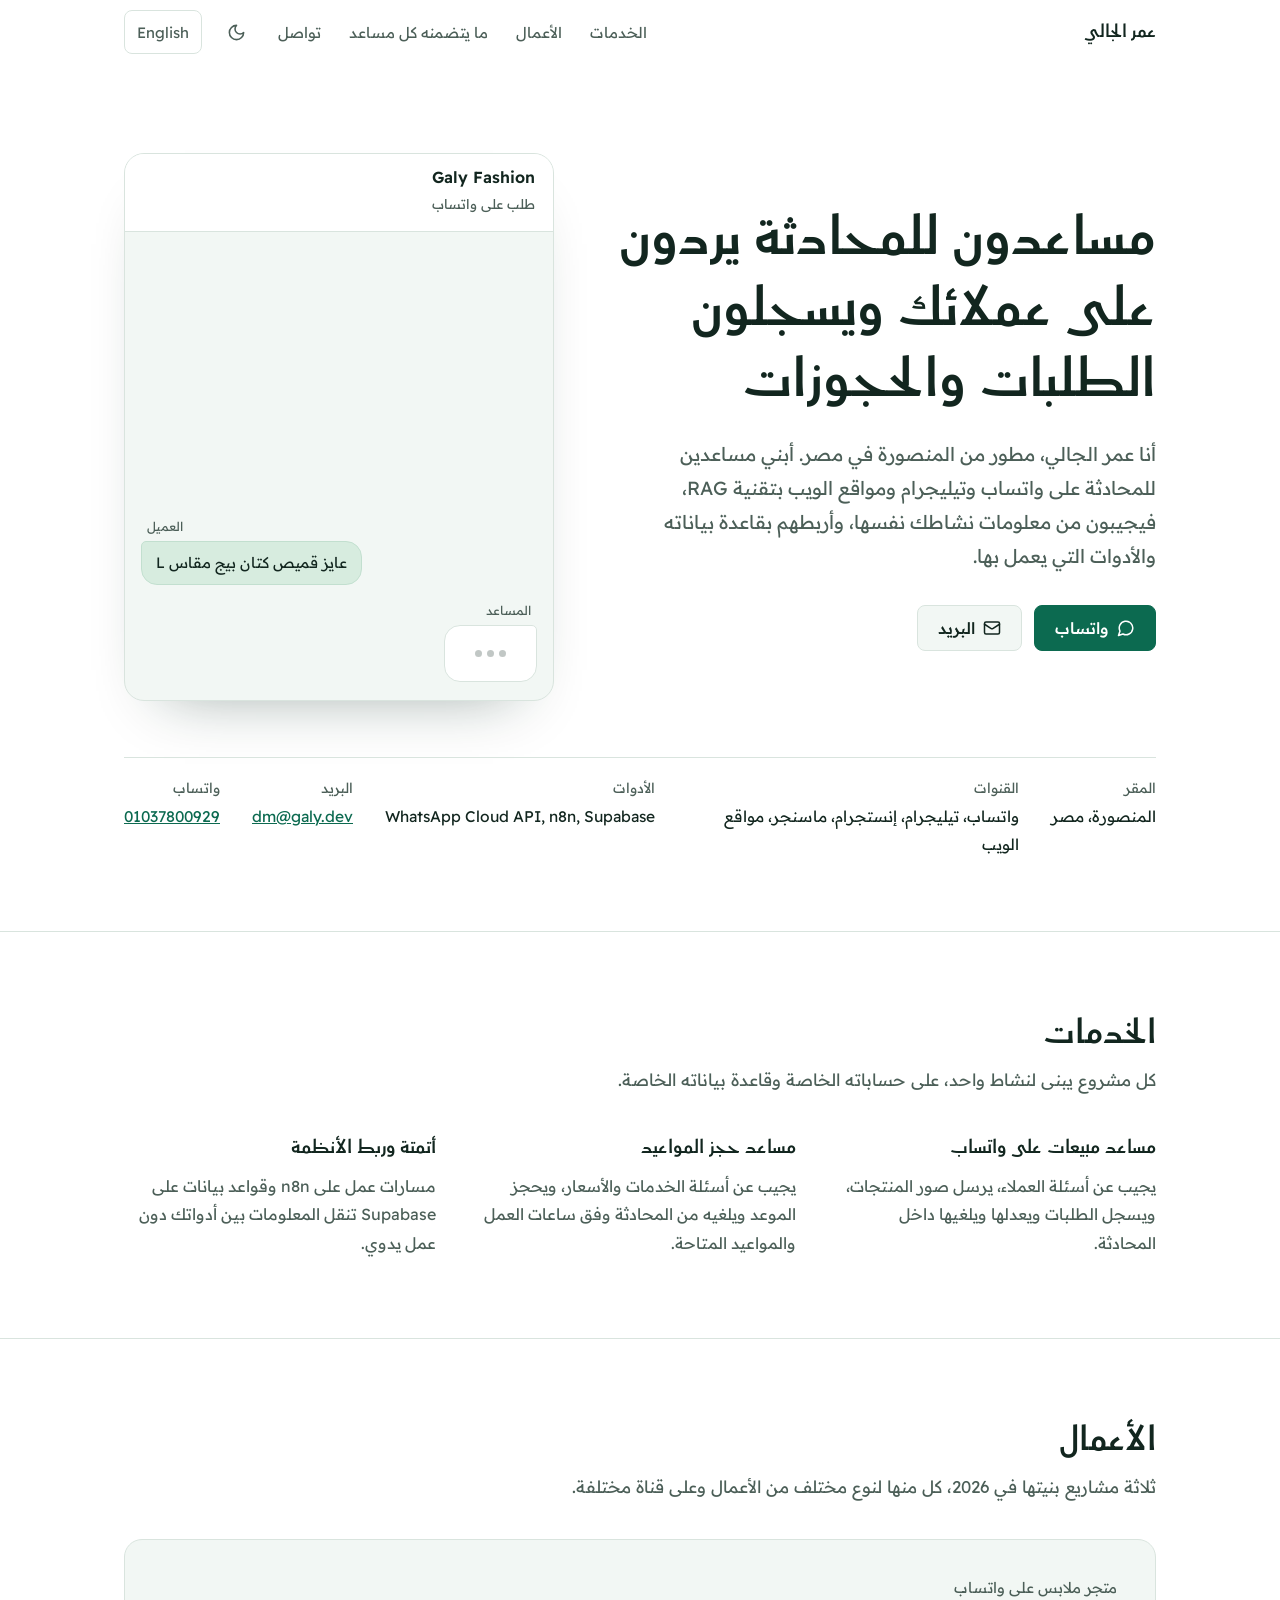
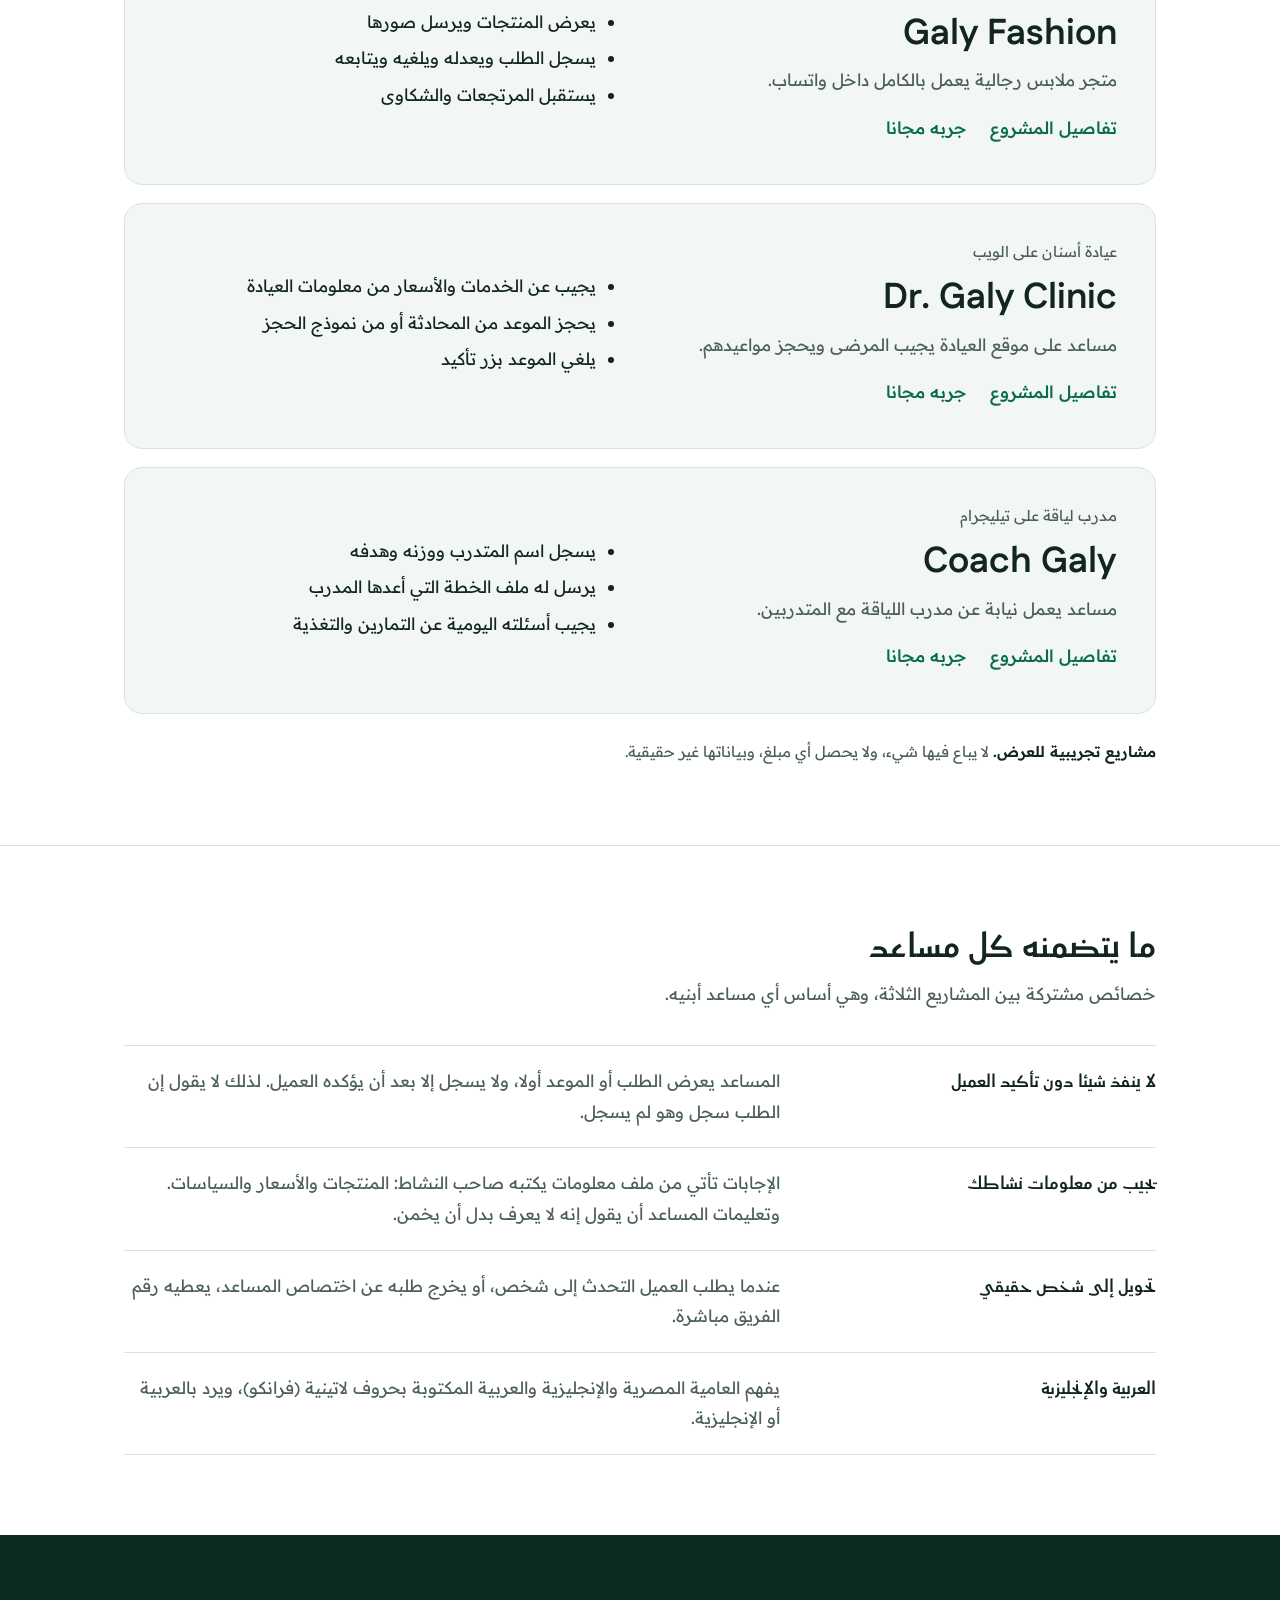
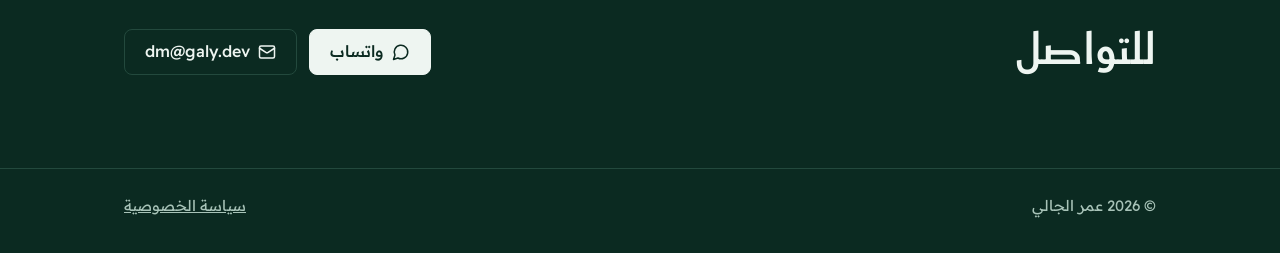
<file: index.html>
<!doctype html>
<html lang="ar" dir="rtl">
<head>
<meta charset="utf-8">
<meta name="viewport" content="width=device-width, initial-scale=1">
<meta name="color-scheme" content="light">
<title>عمر الجالي: مساعدون للمحادثة بتقنية RAG وأتمتة للشركات الصغيرة</title>
<meta name="title-ar" content="عمر الجالي: مساعدون للمحادثة بتقنية RAG وأتمتة للشركات الصغيرة">
<meta name="title-en" content="Omar Galy: RAG chat assistants and automation for small businesses">
<meta name="description" content="عمر الجالي، مطور يبني مساعدين للمحادثة بتقنية RAG على واتساب وتيليجرام ومواقع الويب، يردون على العملاء ويسجلون الطلبات والحجوزات. المنصورة، مصر.">
<meta property="og:type" content="website">
<meta property="og:url" content="https://galy.dev/">
<meta property="og:title" content="عمر الجالي: مساعدون للمحادثة بتقنية RAG وأتمتة للشركات الصغيرة">
<meta property="og:description" content="مساعدون على واتساب وتيليجرام ومواقع الويب يردون على العملاء ويسجلون الطلبات والحجوزات.">
<meta property="og:site_name" content="عمر الجالي">
<meta property="og:locale" content="ar_EG">
<meta property="og:image" content="https://galy.dev/img/og-card.png">
<meta property="og:image:type" content="image/png">
<meta property="og:image:width" content="1200">
<meta property="og:image:height" content="630">
<meta property="og:image:alt" content="عمر الجالي: مساعدون للمحادثة يردون على عملائك ويسجلون الطلبات والحجوزات">
<meta name="twitter:card" content="summary_large_image">
<link rel="canonical" href="https://galy.dev/">
<link rel="icon" href="favicon.ico" sizes="32x32">
<link rel="icon" href="favicon.svg" type="image/svg+xml">
<link rel="apple-touch-icon" href="apple-touch-icon.png">
<link rel="preconnect" href="https://fonts.googleapis.com">
<link rel="preconnect" href="https://fonts.gstatic.com" crossorigin>
<link href="https://fonts.googleapis.com/css2?family=Fustat:wght@600;700&family=Readex+Pro:wght@400;500;600&display=swap" rel="stylesheet">
<script src="boot.js"></script>
<link rel="stylesheet" href="style.css">
</head>
<body>
<a class="skip" href="#main"><span data-lang="ar">انتقل إلى المحتوى</span><span data-lang="en">Skip to content</span></a>

<header>
  <div class="container nav">
    <a class="brand" href="#main"><span data-lang="ar">عمر الجالي</span><span data-lang="en">Omar Galy</span></a>
    <nav class="nav-links" aria-label="Main">
      <a href="#services"><span data-lang="ar">الخدمات</span><span data-lang="en">Services</span></a>
      <a href="#work"><span data-lang="ar">الأعمال</span><span data-lang="en">Work</span></a>
      <a href="#included"><span data-lang="ar">ما يتضمنه كل مساعد</span><span data-lang="en">What's included</span></a>
      <a href="#contact"><span data-lang="ar">تواصل</span><span data-lang="en">Contact</span></a>
      <button class="theme-btn" type="button" id="theme" aria-label="Night mode"><svg class="moon" viewBox="0 0 24 24" fill="none" stroke="currentColor" stroke-width="2" stroke-linecap="round" stroke-linejoin="round" aria-hidden="true"><path d="M12 3a6 6 0 0 0 9 9 9 9 0 1 1-9-9Z"/></svg><svg class="sun" viewBox="0 0 24 24" fill="none" stroke="currentColor" stroke-width="2" stroke-linecap="round" stroke-linejoin="round" aria-hidden="true"><circle cx="12" cy="12" r="4"/><path d="M12 2v2M12 20v2M4.93 4.93l1.41 1.41M17.66 17.66l1.41 1.41M2 12h2M20 12h2M6.34 17.66l-1.41 1.41M19.07 4.93l-1.41 1.41"/></svg></button>
      <button class="lang-btn" type="button" id="lang"><span data-lang="ar" lang="en">English</span><span data-lang="en" lang="ar">العربية</span></button>
    </nav>
  </div>
</header>

<main id="main">
  <div class="container hero">
    <div class="hero-copy">
      <h1>
        <span data-lang="ar">مساعدون للمحادثة يردون على عملائك ويسجلون الطلبات والحجوزات</span>
        <span data-lang="en">Chat assistants that answer your customers and take their orders and bookings</span>
      </h1>
      <p class="intro">
        <span data-lang="ar">أنا عمر الجالي، مطور من المنصورة في مصر. أبني مساعدين للمحادثة على واتساب وتيليجرام ومواقع الويب بتقنية RAG، فيجيبون من معلومات نشاطك نفسها، وأربطهم بقاعدة بياناته والأدوات التي يعمل بها.</span>
        <span data-lang="en">I'm Omar Galy, a developer in Mansoura, Egypt. I build RAG chat assistants for WhatsApp, Telegram and websites: they answer from your business's own information, and I connect them to its database and the tools it already uses.</span>
      </p>
      <div class="actions">
        <a class="btn btn-primary" href="https://wa.me/201037800929">
          <svg viewBox="0 0 24 24" fill="none" stroke="currentColor" stroke-width="2" stroke-linecap="round" stroke-linejoin="round" aria-hidden="true"><path d="M7.9 20A9 9 0 1 0 4 16.1L2 22Z"/></svg>
          <span data-lang="ar">واتساب</span><span data-lang="en">WhatsApp</span>
        </a>
        <a class="btn btn-secondary" href="mailto:dm@galy.dev">
          <svg viewBox="0 0 24 24" fill="none" stroke="currentColor" stroke-width="2" stroke-linecap="round" stroke-linejoin="round" aria-hidden="true"><rect x="2" y="4" width="20" height="16" rx="2"/><path d="m22 7-8.97 5.7a1.94 1.94 0 0 1-2.06 0L2 7"/></svg>
          <span data-lang="ar">البريد</span><span data-lang="en">Email</span>
        </a>
        <a class="btn btn-secondary" data-mostaql hidden href="#" rel="noopener">
          <span data-lang="ar">حسابي على مستقل</span><span data-lang="en">My Mostaql profile</span>
        </a>
      </div>
    </div>

    <div class="chat-wrap">
      <div class="chat" data-chat="order">
        <div class="chat-head">
          <div><b>Galy Fashion</b><span><span data-lang="ar">طلب على واتساب</span><span data-lang="en">An order on WhatsApp</span></span></div>
          <button class="chat-replay" type="button" aria-label="Replay the chat"><svg viewBox="0 0 24 24" fill="none" stroke="currentColor" stroke-width="2" stroke-linecap="round" stroke-linejoin="round" aria-hidden="true"><path d="M3 12a9 9 0 1 0 3-6.7L3 8"/><path d="M3 3v5h5"/></svg></button>
        </div>
        <div class="chat-body" aria-live="off"></div>
      </div>
    </div>
  </div>

  <div class="container hero-facts">
    <dl class="facts">
      <div><dt><span data-lang="ar">المقر</span><span data-lang="en">Based in</span></dt><dd><span data-lang="ar">المنصورة، مصر</span><span data-lang="en">Mansoura, Egypt</span></dd></div>
      <div><dt><span data-lang="ar">القنوات</span><span data-lang="en">Channels</span></dt><dd><span data-lang="ar">واتساب، تيليجرام، إنستجرام، ماسنجر، مواقع الويب</span><span data-lang="en">WhatsApp, Telegram, Instagram, Messenger, websites</span></dd></div>
      <div><dt><span data-lang="ar">الأدوات</span><span data-lang="en">Works with</span></dt><dd><bdi dir="ltr">WhatsApp Cloud API, n8n, Supabase</bdi></dd></div>
      <div><dt><span data-lang="ar">البريد</span><span data-lang="en">Email</span></dt><dd><a href="mailto:dm@galy.dev">dm@galy.dev</a></dd></div>
      <div><dt><span data-lang="ar">واتساب</span><span data-lang="en">WhatsApp</span></dt><dd><a href="https://wa.me/201037800929" dir="ltr">01037800929</a></dd></div>
    </dl>
  </div>

  <section id="services">
    <div class="container">
      <h2><span data-lang="ar">الخدمات</span><span data-lang="en">Services</span></h2>
      <p class="lead"><span data-lang="ar">كل مشروع يبنى لنشاط واحد، على حساباته الخاصة وقاعدة بياناته الخاصة.</span><span data-lang="en">Each project is built for one business, on its own accounts and its own database.</span></p>
      <div class="plain-3">
        <div class="item">
          <h3><span data-lang="ar">مساعد مبيعات على واتساب</span><span data-lang="en">WhatsApp sales assistant</span></h3>
          <p><span data-lang="ar">يجيب عن أسئلة العملاء، يرسل صور المنتجات، ويسجل الطلبات ويعدلها ويلغيها داخل المحادثة.</span><span data-lang="en">Answers customers' questions, sends product photos, and takes, changes or cancels orders inside the chat.</span></p>
        </div>
        <div class="item">
          <h3><span data-lang="ar">مساعد حجز المواعيد</span><span data-lang="en">Appointment booking assistant</span></h3>
          <p><span data-lang="ar">يجيب عن أسئلة الخدمات والأسعار، ويحجز الموعد ويلغيه من المحادثة وفق ساعات العمل والمواعيد المتاحة.</span><span data-lang="en">Answers questions about services and prices, and books or cancels an appointment in the chat, within working hours and the free slots.</span></p>
        </div>
        <div class="item">
          <h3><span data-lang="ar">أتمتة وربط الأنظمة</span><span data-lang="en">Automation</span></h3>
          <p><span data-lang="ar">مسارات عمل على n8n وقواعد بيانات على Supabase تنقل المعلومات بين أدواتك دون عمل يدوي.</span><span data-lang="en">n8n workflows and Supabase databases that move information between your tools without manual work.</span></p>
        </div>
      </div>
    </div>
  </section>

  <section id="work">
    <div class="container">
      <h2><span data-lang="ar">الأعمال</span><span data-lang="en">Work</span></h2>
      <p class="lead"><span data-lang="ar">ثلاثة مشاريع بنيتها في 2026، كل منها لنوع مختلف من الأعمال وعلى قناة مختلفة.</span><span data-lang="en">Three projects I built in 2026, each for a different kind of business and on a different channel.</span></p>
      <div class="work">
        <article class="work-card">
          <div class="work-body">
            <p class="work-kind"><span data-lang="ar">متجر ملابس على واتساب</span><span data-lang="en">Clothing shop on WhatsApp</span></p>
            <h3 class="vt-store"><a href="galy-fashion.html">Galy Fashion</a></h3>
            <p><span data-lang="ar">متجر ملابس رجالية يعمل بالكامل داخل واتساب.</span><span data-lang="en">A men's clothing shop that runs entirely inside WhatsApp.</span></p>
            <ul>
              <li><span data-lang="ar">يعرض المنتجات ويرسل صورها</span><span data-lang="en">Shows products and sends their photos</span></li>
              <li><span data-lang="ar">يسجل الطلب ويعدله ويلغيه ويتابعه</span><span data-lang="en">Takes, changes, cancels and tracks orders</span></li>
              <li><span data-lang="ar">يستقبل المرتجعات والشكاوى</span><span data-lang="en">Handles returns and complaints</span></li>
            </ul>
            <div class="work-links">
              <a href="galy-fashion.html"><span data-lang="ar">تفاصيل المشروع</span><span data-lang="en">Project details</span></a>
              <a href="https://wa.me/201037800921" rel="noopener"><span data-lang="ar">جربه مجانا</span><span data-lang="en">Try it for free</span></a>
            </div>
          </div>
        </article>

        <article class="work-card">
          <div class="work-body">
            <p class="work-kind"><span data-lang="ar">عيادة أسنان على الويب</span><span data-lang="en">Dental clinic on the web</span></p>
            <h3 class="vt-clinic"><a href="dr-galy-clinic.html">Dr. Galy Clinic</a></h3>
            <p><span data-lang="ar">مساعد على موقع العيادة يجيب المرضى ويحجز مواعيدهم.</span><span data-lang="en">An assistant on the clinic's website that answers patients and books their appointments.</span></p>
            <ul>
              <li><span data-lang="ar">يجيب عن الخدمات والأسعار من معلومات العيادة</span><span data-lang="en">Answers about services and prices from the clinic's own information</span></li>
              <li><span data-lang="ar">يحجز الموعد من المحادثة أو من نموذج الحجز</span><span data-lang="en">Books from the chat or from the booking form</span></li>
              <li><span data-lang="ar">يلغي الموعد بزر تأكيد</span><span data-lang="en">Cancels an appointment with a confirm button</span></li>
            </ul>
            <div class="work-links">
              <a href="dr-galy-clinic.html"><span data-lang="ar">تفاصيل المشروع</span><span data-lang="en">Project details</span></a>
              <a href="https://dr-galy-clinic.pages.dev" rel="noopener"><span data-lang="ar">جربه مجانا</span><span data-lang="en">Try it for free</span></a>
            </div>
          </div>
        </article>

        <article class="work-card">
          <div class="work-body">
            <p class="work-kind"><span data-lang="ar">مدرب لياقة على تيليجرام</span><span data-lang="en">Fitness coach on Telegram</span></p>
            <h3 class="vt-coach"><a href="coach-galy.html">Coach Galy</a></h3>
            <p><span data-lang="ar">مساعد يعمل نيابة عن مدرب اللياقة مع المتدربين.</span><span data-lang="en">An assistant that works with trainees on a fitness coach's behalf.</span></p>
            <ul>
              <li><span data-lang="ar">يسجل اسم المتدرب ووزنه وهدفه</span><span data-lang="en">Records the trainee's name, weight and goal</span></li>
              <li><span data-lang="ar">يرسل له ملف الخطة التي أعدها المدرب</span><span data-lang="en">Sends the plan file the coach prepared</span></li>
              <li><span data-lang="ar">يجيب أسئلته اليومية عن التمارين والتغذية</span><span data-lang="en">Answers daily questions about training and food</span></li>
            </ul>
            <div class="work-links">
              <a href="coach-galy.html"><span data-lang="ar">تفاصيل المشروع</span><span data-lang="en">Project details</span></a>
              <a href="https://t.me/Coach_Galy_Bot" rel="noopener"><span data-lang="ar">جربه مجانا</span><span data-lang="en">Try it for free</span></a>
            </div>
          </div>
        </article>
      </div>
      <p class="note"><span data-lang="ar"><b>مشاريع تجريبية للعرض.</b> لا يباع فيها شيء، ولا يحصل أي مبلغ، وبياناتها غير حقيقية.</span><span data-lang="en"><b>Demo projects.</b> Nothing is sold, no payment is taken, and their data is not real.</span></p>
    </div>
  </section>

  <section id="included">
    <div class="container">
      <h2><span data-lang="ar">ما يتضمنه كل مساعد</span><span data-lang="en">What every assistant includes</span></h2>
      <p class="lead"><span data-lang="ar">خصائص مشتركة بين المشاريع الثلاثة، وهي أساس أي مساعد أبنيه.</span><span data-lang="en">Features the three projects share, and the base of any assistant I build.</span></p>
      <dl class="spec">
        <div><dt><span data-lang="ar">لا ينفذ شيئا دون تأكيد العميل</span><span data-lang="en">Nothing happens without a confirmation</span></dt><dd><span data-lang="ar">المساعد يعرض الطلب أو الموعد أولا، ولا يسجل إلا بعد أن يؤكده العميل. لذلك لا يقول إن الطلب سجل وهو لم يسجل.</span><span data-lang="en">The assistant shows the order or appointment first, and it is saved only after the customer confirms. So it can't say an order went through when it didn't.</span></dd></div>
        <div><dt><span data-lang="ar">يجيب من معلومات نشاطك</span><span data-lang="en">Answers from your own information</span></dt><dd><span data-lang="ar">الإجابات تأتي من ملف معلومات يكتبه صاحب النشاط: المنتجات والأسعار والسياسات. وتعليمات المساعد أن يقول إنه لا يعرف بدل أن يخمن.</span><span data-lang="en">Answers come from an information file the business owner writes: products, prices and policies. The assistant is instructed to say it doesn't know rather than guess.</span></dd></div>
        <div><dt><span data-lang="ar">تحويل إلى شخص حقيقي</span><span data-lang="en">Hand-off to a person</span></dt><dd><span data-lang="ar">عندما يطلب العميل التحدث إلى شخص، أو يخرج طلبه عن اختصاص المساعد، يعطيه رقم الفريق مباشرة.</span><span data-lang="en">When a customer asks for a person, or needs something outside the assistant's job, it gives the team's number straight away.</span></dd></div>
        <div><dt><span data-lang="ar">العربية والإنجليزية</span><span data-lang="en">Arabic and English</span></dt><dd><span data-lang="ar">يفهم العامية المصرية والإنجليزية والعربية المكتوبة بحروف لاتينية (فرانكو)، ويرد بالعربية أو الإنجليزية.</span><span data-lang="en">Understands Egyptian Arabic, English and Arabic typed in Latin letters (Franco), and replies in Arabic or English.</span></dd></div>
      </dl>
    </div>
  </section>

  <section id="contact">
    <div class="container contact">
      <div>
        <h2><span data-lang="ar">للتواصل</span><span data-lang="en">Contact</span></h2>
      </div>
      <div class="actions">
        <a class="btn btn-primary" href="https://wa.me/201037800929">
          <svg viewBox="0 0 24 24" fill="none" stroke="currentColor" stroke-width="2" stroke-linecap="round" stroke-linejoin="round" aria-hidden="true"><path d="M7.9 20A9 9 0 1 0 4 16.1L2 22Z"/></svg>
          <span data-lang="ar">واتساب</span><span data-lang="en">WhatsApp</span>
        </a>
        <a class="btn btn-secondary" href="mailto:dm@galy.dev">
          <svg viewBox="0 0 24 24" fill="none" stroke="currentColor" stroke-width="2" stroke-linecap="round" stroke-linejoin="round" aria-hidden="true"><rect x="2" y="4" width="20" height="16" rx="2"/><path d="m22 7-8.97 5.7a1.94 1.94 0 0 1-2.06 0L2 7"/></svg>
          dm@galy.dev
        </a>
        <a class="btn btn-secondary" data-mostaql hidden href="#" rel="noopener"><span data-lang="ar">مستقل</span><span data-lang="en">Mostaql</span></a>
      </div>
    </div>
  </section>
</main>

<footer>
  <div class="container">
    <span>© 2026 <span data-lang="ar">عمر الجالي</span><span data-lang="en">Omar Galy</span></span>
    <a href="privacy.html"><span data-lang="ar">سياسة الخصوصية</span><span data-lang="en">Privacy policy</span></a>
  </div>
</footer>

<script src="site.js"></script>
</body>
</html>
</file>
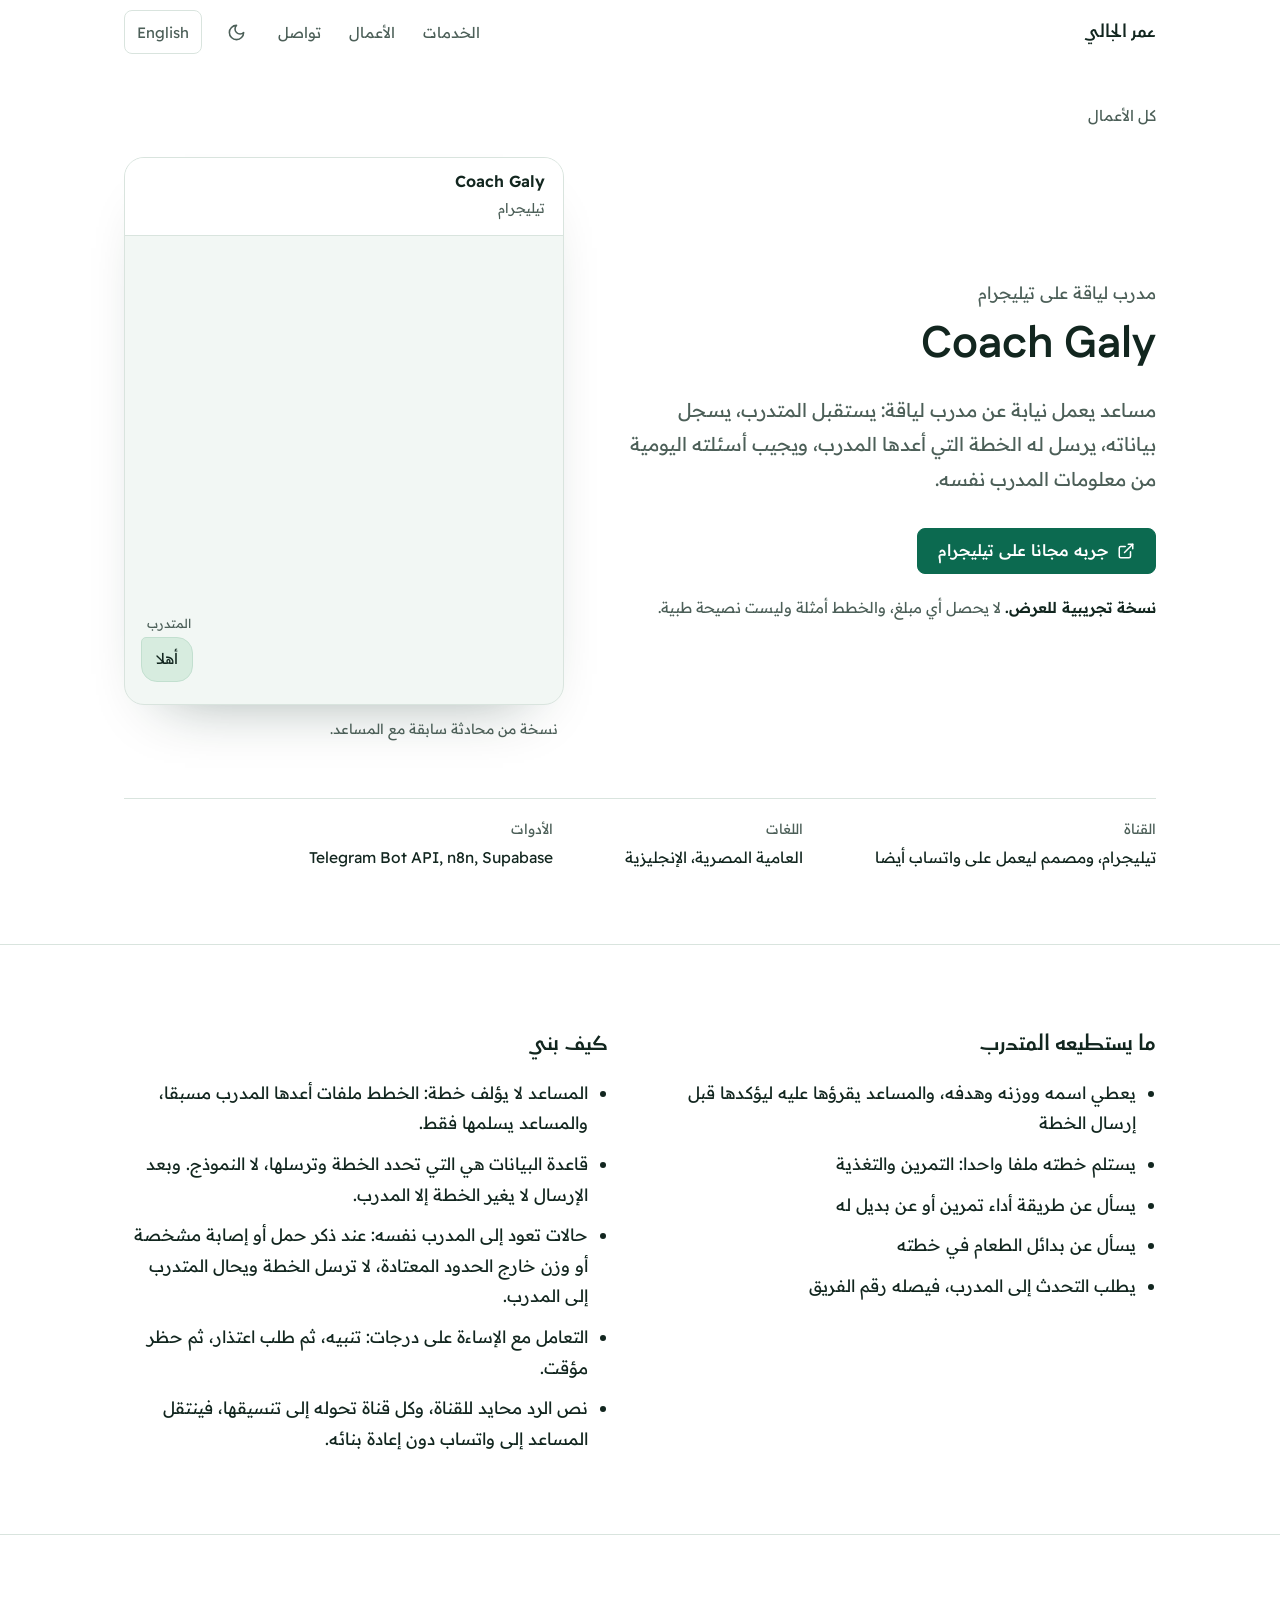
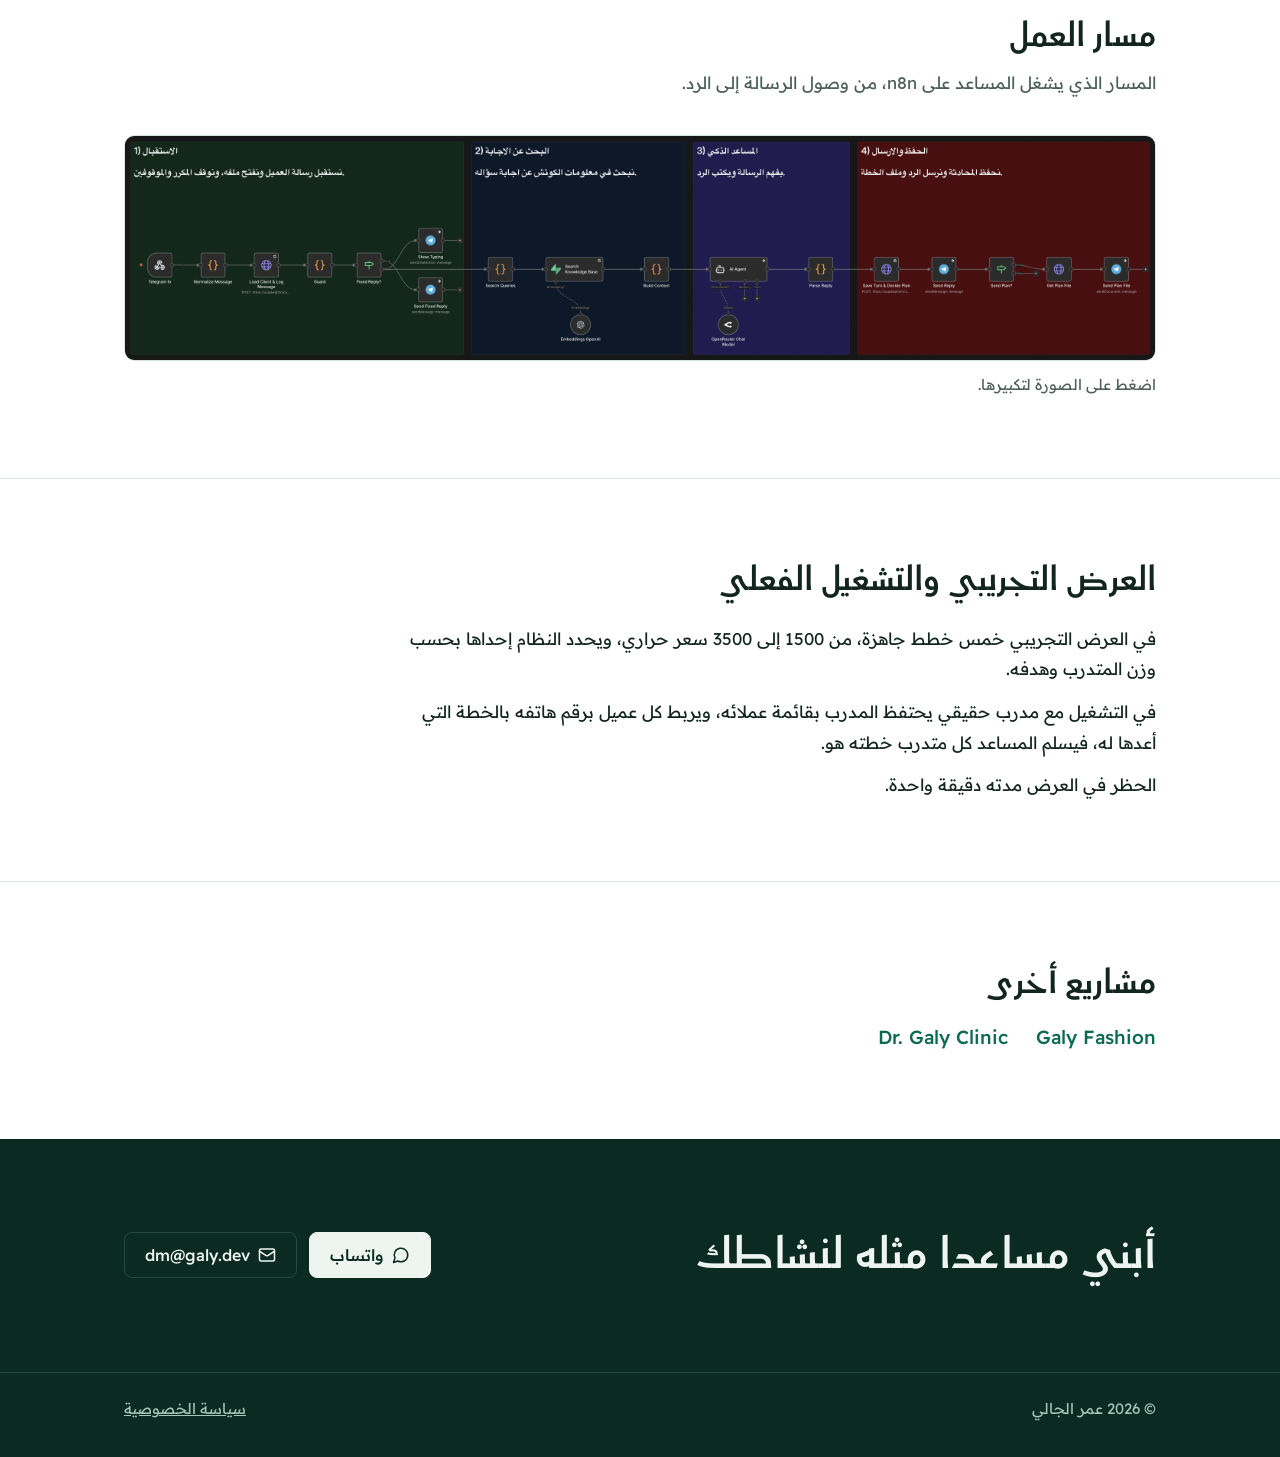
<file: coach-galy.html>
<!doctype html>
<html lang="ar" dir="rtl">
<head>
<meta charset="utf-8">
<meta name="viewport" content="width=device-width, initial-scale=1">
<meta name="color-scheme" content="light">
<title>Coach Galy: مدرب لياقة على تيليجرام | عمر الجالي</title>
<meta name="title-ar" content="Coach Galy: مدرب لياقة على تيليجرام | عمر الجالي">
<meta name="title-en" content="Coach Galy: Fitness coach on Telegram | Omar Galy">
<meta name="description" content="Coach Galy: مساعد على تيليجرام يعمل نيابة عن مدرب لياقة، يسجل بيانات المتدرب ويرسل له خطته ويجيب أسئلته. من أعمال عمر الجالي.">
<meta property="og:type" content="article">
<meta property="og:url" content="https://galy.dev/coach-galy">
<meta property="og:title" content="Coach Galy: مدرب لياقة على تيليجرام | عمر الجالي">
<meta property="og:description" content="Coach Galy: مساعد على تيليجرام يعمل نيابة عن مدرب لياقة، يسجل بيانات المتدرب ويرسل له خطته ويجيب أسئلته. من أعمال عمر الجالي.">
<meta property="og:site_name" content="عمر الجالي">
<meta property="og:locale" content="ar_EG">
<meta property="og:image" content="https://galy.dev/img/og-card.png">
<meta property="og:image:type" content="image/png">
<meta property="og:image:width" content="1200">
<meta property="og:image:height" content="630">
<meta property="og:image:alt" content="عمر الجالي: مساعدون للمحادثة يردون على عملائك ويسجلون الطلبات والحجوزات">
<meta name="twitter:card" content="summary_large_image">
<link rel="canonical" href="https://galy.dev/coach-galy">
<link rel="icon" href="favicon.ico" sizes="32x32">
<link rel="icon" href="favicon.svg" type="image/svg+xml">
<link rel="apple-touch-icon" href="apple-touch-icon.png">
<link rel="preconnect" href="https://fonts.googleapis.com">
<link rel="preconnect" href="https://fonts.gstatic.com" crossorigin>
<link href="https://fonts.googleapis.com/css2?family=Fustat:wght@600;700&family=Readex+Pro:wght@400;500;600&display=swap" rel="stylesheet">
<script src="boot.js"></script>
<link rel="stylesheet" href="style.css">
</head>
<body>
<a class="skip" href="#main"><span data-lang="ar">انتقل إلى المحتوى</span><span data-lang="en">Skip to content</span></a>

<header>
  <div class="container nav">
    <a class="brand" href="index.html"><span data-lang="ar">عمر الجالي</span><span data-lang="en">Omar Galy</span></a>
    <nav class="nav-links" aria-label="Main">
      <a href="index.html#services"><span data-lang="ar">الخدمات</span><span data-lang="en">Services</span></a>
      <a href="index.html#work"><span data-lang="ar">الأعمال</span><span data-lang="en">Work</span></a>
      <a href="#contact"><span data-lang="ar">تواصل</span><span data-lang="en">Contact</span></a>
      <button class="theme-btn" type="button" id="theme" aria-label="Night mode"><svg class="moon" viewBox="0 0 24 24" fill="none" stroke="currentColor" stroke-width="2" stroke-linecap="round" stroke-linejoin="round" aria-hidden="true"><path d="M12 3a6 6 0 0 0 9 9 9 9 0 1 1-9-9Z"/></svg><svg class="sun" viewBox="0 0 24 24" fill="none" stroke="currentColor" stroke-width="2" stroke-linecap="round" stroke-linejoin="round" aria-hidden="true"><circle cx="12" cy="12" r="4"/><path d="M12 2v2M12 20v2M4.93 4.93l1.41 1.41M17.66 17.66l1.41 1.41M2 12h2M20 12h2M6.34 17.66l-1.41 1.41M19.07 4.93l-1.41 1.41"/></svg></button>
      <button class="lang-btn" type="button" id="lang"><span data-lang="ar" lang="en">English</span><span data-lang="en" lang="ar">العربية</span></button>
    </nav>
  </div>
</header>

<main id="main">
  <div class="container crumb"><a href="index.html#work"><span data-lang="ar">كل الأعمال</span><span data-lang="en">All work</span></a></div>

  <div class="container case-hero">
    <div>
      <p class="case-kind"><span data-lang="ar">مدرب لياقة على تيليجرام</span><span data-lang="en">Fitness coach on Telegram</span></p>
      <h1 class="vt-coach">Coach Galy</h1>
      <p class="intro"><span data-lang="ar">مساعد يعمل نيابة عن مدرب لياقة: يستقبل المتدرب، يسجل بياناته، يرسل له الخطة التي أعدها المدرب، ويجيب أسئلته اليومية من معلومات المدرب نفسه.</span><span data-lang="en">An assistant that works on a fitness coach's behalf: it welcomes the trainee, records their details, sends the plan the coach prepared, and answers daily questions from the coach's own information.</span></p>
      <div class="actions">
        <a class="btn btn-primary" href="https://t.me/Coach_Galy_Bot" rel="noopener">
          <svg viewBox="0 0 24 24" fill="none" stroke="currentColor" stroke-width="2" stroke-linecap="round" stroke-linejoin="round" aria-hidden="true"><path d="M15 3h6v6"/><path d="M10 14 21 3"/><path d="M18 13v6a2 2 0 0 1-2 2H5a2 2 0 0 1-2-2V8a2 2 0 0 1 2-2h6"/></svg>
          <span data-lang="ar">جربه مجانا على تيليجرام</span><span data-lang="en">Try it for free on Telegram</span>
        </a>
      </div>
      <p class="demo-line"><span data-lang="ar"><b>نسخة تجريبية للعرض.</b> لا يحصل أي مبلغ، والخطط أمثلة وليست نصيحة طبية.</span><span data-lang="en"><b>A demo.</b> No payment is taken, and the plans are examples, not medical advice.</span></p>
    </div>
    <div class="chat-wrap">
      <div class="chat" data-chat="coach">
        <div class="chat-head">
          <div><b>Coach Galy</b><span><span data-lang="ar">تيليجرام</span><span data-lang="en">Telegram</span></span></div>
          <button class="chat-replay" type="button" aria-label="Replay the chat"><svg viewBox="0 0 24 24" fill="none" stroke="currentColor" stroke-width="2" stroke-linecap="round" stroke-linejoin="round" aria-hidden="true"><path d="M3 12a9 9 0 1 0 3-6.7L3 8"/><path d="M3 3v5h5"/></svg></button>
        </div>
        <div class="chat-body" aria-live="off"></div>
      </div>
      <p class="chat-note"><span data-lang="ar">نسخة من محادثة سابقة مع المساعد.</span><span data-lang="en">A copy of an earlier chat with the assistant.</span></p>
    </div>
  </div>

  <div class="container hero-facts few">
    <dl class="facts">
      <div><dt><span data-lang="ar">القناة</span><span data-lang="en">Channel</span></dt><dd><span data-lang="ar">تيليجرام، ومصمم ليعمل على واتساب أيضا</span><span data-lang="en">Telegram, and designed to run on WhatsApp too</span></dd></div>
      <div><dt><span data-lang="ar">اللغات</span><span data-lang="en">Languages</span></dt><dd><span data-lang="ar">العامية المصرية، الإنجليزية</span><span data-lang="en">Egyptian Arabic, English</span></dd></div>
      <div><dt><span data-lang="ar">الأدوات</span><span data-lang="en">Built with</span></dt><dd><bdi dir="ltr">Telegram Bot API, n8n, Supabase</bdi></dd></div>
    </dl>
  </div>

  <section>
    <div class="container">
      <div class="two-col">
        <div class="panel">
          <h2><span data-lang="ar">ما يستطيعه المتدرب</span><span data-lang="en">What a trainee can do</span></h2>
          <ul>
            <li><span data-lang="ar">يعطي اسمه ووزنه وهدفه، والمساعد يقرؤها عليه ليؤكدها قبل إرسال الخطة</span><span data-lang="en">Give their name, weight and goal; the assistant reads them back for a yes before sending the plan</span></li>
            <li><span data-lang="ar">يستلم خطته ملفا واحدا: التمرين والتغذية</span><span data-lang="en">Receive their plan as one file: training and food</span></li>
            <li><span data-lang="ar">يسأل عن طريقة أداء تمرين أو عن بديل له</span><span data-lang="en">Ask how to do an exercise, or for an alternative to it</span></li>
            <li><span data-lang="ar">يسأل عن بدائل الطعام في خطته</span><span data-lang="en">Ask about food swaps within their plan</span></li>
            <li><span data-lang="ar">يطلب التحدث إلى المدرب، فيصله رقم الفريق</span><span data-lang="en">Ask for the coach and get the team's number</span></li>
          </ul>
        </div>
        <div class="panel">
          <h2><span data-lang="ar">كيف بني</span><span data-lang="en">How it's built</span></h2>
          <ul>
            <li><span data-lang="ar">المساعد لا يؤلف خطة: الخطط ملفات أعدها المدرب مسبقا، والمساعد يسلمها فقط.</span><span data-lang="en">The assistant doesn't write a plan: the plans are files the coach prepared beforehand, and the assistant only delivers them.</span></li>
            <li><span data-lang="ar">قاعدة البيانات هي التي تحدد الخطة وترسلها، لا النموذج. وبعد الإرسال لا يغير الخطة إلا المدرب.</span><span data-lang="en">The database decides which plan goes out and sends it, not the model. Once sent, only the coach changes it.</span></li>
            <li><span data-lang="ar">حالات تعود إلى المدرب نفسه: عند ذكر حمل أو إصابة مشخصة أو وزن خارج الحدود المعتادة، لا ترسل الخطة ويحال المتدرب إلى المدرب.</span><span data-lang="en">Cases that go to the coach himself: when a trainee mentions pregnancy, a diagnosed injury or a weight outside the usual range, no plan is sent and the trainee is referred to the coach.</span></li>
            <li><span data-lang="ar">التعامل مع الإساءة على درجات: تنبيه، ثم طلب اعتذار، ثم حظر مؤقت.</span><span data-lang="en">Abuse is handled in steps: a warning, then a request for an apology, then a temporary block.</span></li>
            <li><span data-lang="ar">نص الرد محايد للقناة، وكل قناة تحوله إلى تنسيقها، فينتقل المساعد إلى واتساب دون إعادة بنائه.</span><span data-lang="en">The reply text is channel-neutral and each channel converts it to its own formatting, so the assistant can move to WhatsApp without a rebuild.</span></li>
          </ul>
        </div>
      </div>
    </div>
  </section>

  <section>
    <div class="container">
      <h2><span data-lang="ar">مسار العمل</span><span data-lang="en">The workflow</span></h2>
      <p class="lead"><span data-lang="ar">المسار الذي يشغل المساعد على n8n، من وصول الرسالة إلى الرد.</span><span data-lang="en">The n8n workflow that runs the assistant, from the incoming message to the reply.</span></p>
      <figure class="shot wide flow"><a href="img/coach-workflow.webp" target="_blank" rel="noopener"><img src="img/coach-workflow.webp" width="2694" height="586" alt="n8n workflow" loading="lazy"></a><figcaption><span data-lang="ar">اضغط على الصورة لتكبيرها.</span><span data-lang="en">Tap the image to enlarge it.</span></figcaption></figure>
    </div>
  </section>

  <section>
    <div class="container">
      <h2><span data-lang="ar">العرض التجريبي والتشغيل الفعلي</span><span data-lang="en">The demo and real use</span></h2>
      <div class="prose">
        <p><span data-lang="ar">في العرض التجريبي خمس خطط جاهزة، من 1500 إلى 3500 سعر حراري، ويحدد النظام إحداها بحسب وزن المتدرب وهدفه.</span><span data-lang="en">The demo holds five ready plans, from 1,500 to 3,500 kcal, and the system picks one from the trainee's weight and goal.</span></p>
        <p><span data-lang="ar">في التشغيل مع مدرب حقيقي يحتفظ المدرب بقائمة عملائه، ويربط كل عميل برقم هاتفه بالخطة التي أعدها له، فيسلم المساعد كل متدرب خطته هو.</span><span data-lang="en">With a real coach, the coach keeps a client list and links each client's phone number to the plan made for them, so the assistant hands each trainee their own plan.</span></p>
        <p><span data-lang="ar">الحظر في العرض مدته دقيقة واحدة.</span><span data-lang="en">In the demo a block lasts one minute.</span></p>
      </div>
    </div>
  </section>

  <section>
    <div class="container">
      <h2><span data-lang="ar">مشاريع أخرى</span><span data-lang="en">Other projects</span></h2>
      <div class="others">
        <a href="galy-fashion.html">Galy Fashion</a>
        <a href="dr-galy-clinic.html">Dr. Galy Clinic</a>
      </div>
    </div>
  </section>

  <section id="contact">
    <div class="container contact">
      <div>
        <h2><span data-lang="ar">أبني مساعدا مثله لنشاطك</span><span data-lang="en">I can build one like it for your business</span></h2>
      </div>
      <div class="actions">
        <a class="btn btn-primary" href="https://wa.me/201037800929">
          <svg viewBox="0 0 24 24" fill="none" stroke="currentColor" stroke-width="2" stroke-linecap="round" stroke-linejoin="round" aria-hidden="true"><path d="M7.9 20A9 9 0 1 0 4 16.1L2 22Z"/></svg>
          <span data-lang="ar">واتساب</span><span data-lang="en">WhatsApp</span>
        </a>
        <a class="btn btn-secondary" href="mailto:dm@galy.dev">
          <svg viewBox="0 0 24 24" fill="none" stroke="currentColor" stroke-width="2" stroke-linecap="round" stroke-linejoin="round" aria-hidden="true"><rect x="2" y="4" width="20" height="16" rx="2"/><path d="m22 7-8.97 5.7a1.94 1.94 0 0 1-2.06 0L2 7"/></svg>
          dm@galy.dev
        </a>
        <a class="btn btn-secondary" data-mostaql hidden href="#" rel="noopener"><span data-lang="ar">مستقل</span><span data-lang="en">Mostaql</span></a>
      </div>
    </div>
  </section>
</main>

<footer>
  <div class="container">
    <span>© 2026 <span data-lang="ar">عمر الجالي</span><span data-lang="en">Omar Galy</span></span>
    <a href="privacy.html"><span data-lang="ar">سياسة الخصوصية</span><span data-lang="en">Privacy policy</span></a>
  </div>
</footer>

<script src="site.js"></script>
</body>
</html>
</file>
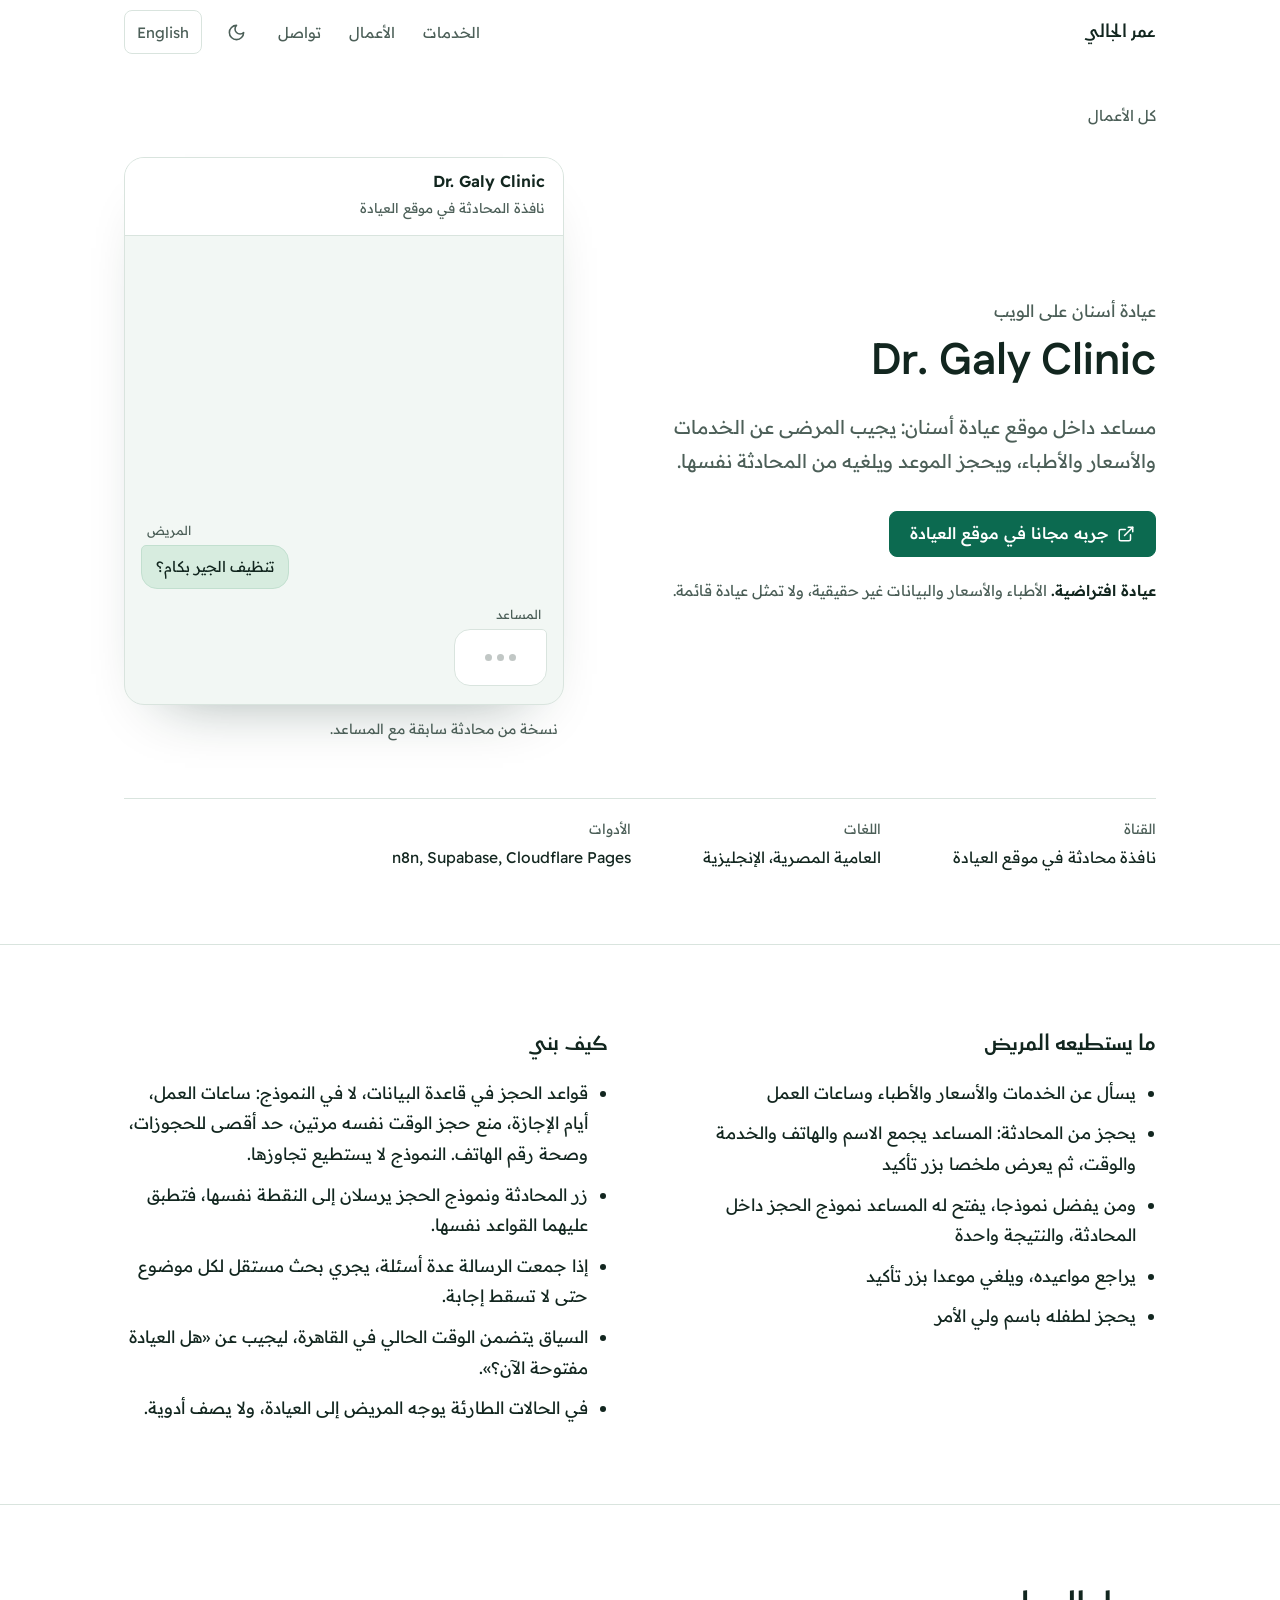
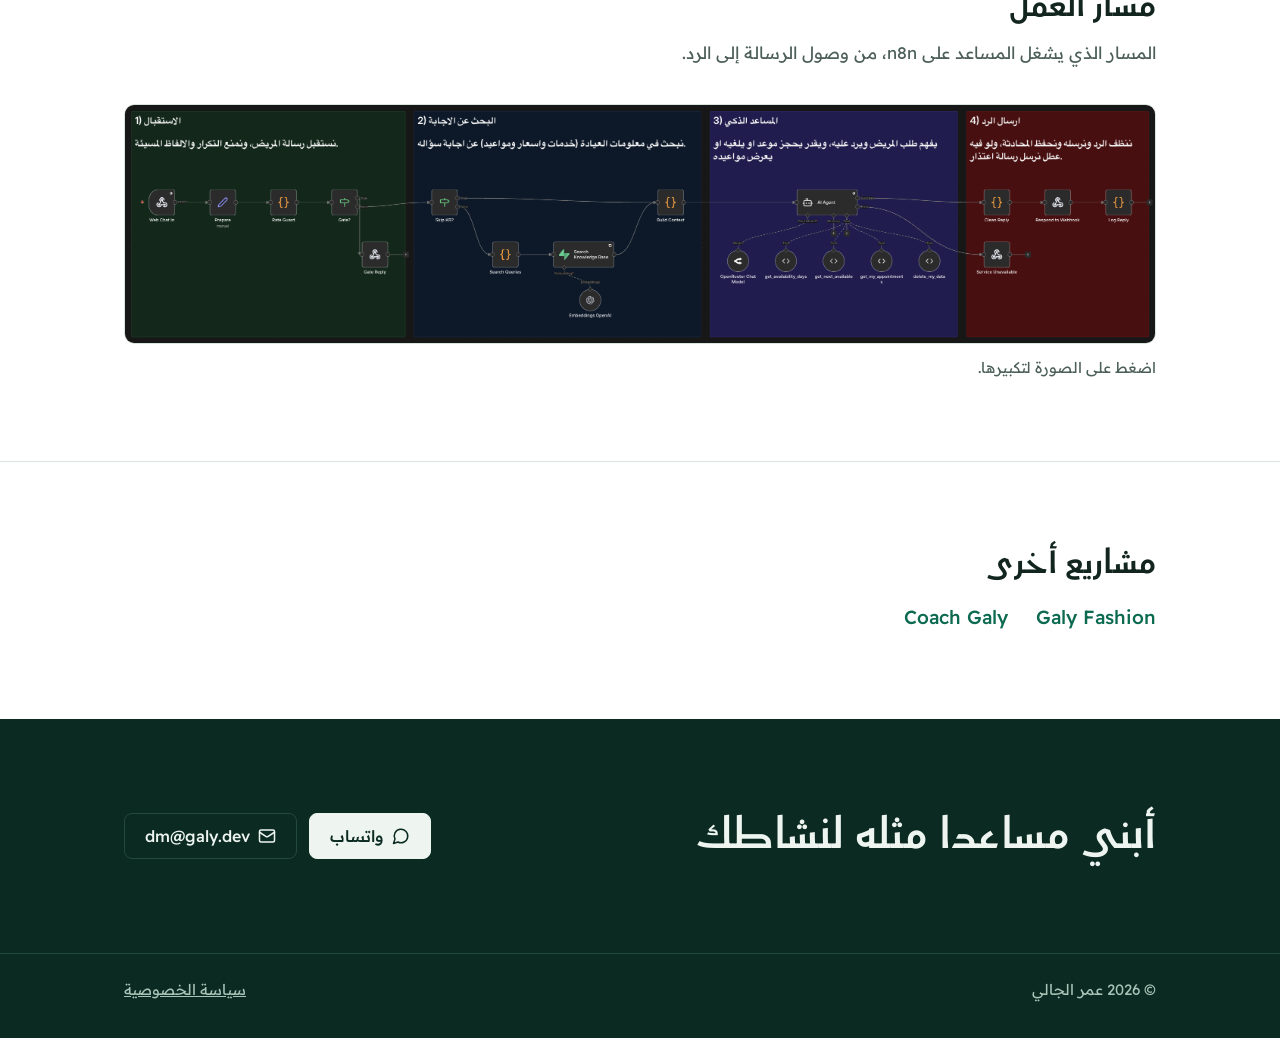
<file: dr-galy-clinic.html>
<!doctype html>
<html lang="ar" dir="rtl">
<head>
<meta charset="utf-8">
<meta name="viewport" content="width=device-width, initial-scale=1">
<meta name="color-scheme" content="light">
<title>Dr. Galy Clinic: عيادة أسنان على الويب | عمر الجالي</title>
<meta name="title-ar" content="Dr. Galy Clinic: عيادة أسنان على الويب | عمر الجالي">
<meta name="title-en" content="Dr. Galy Clinic: Dental clinic on the web | Omar Galy">
<meta name="description" content="Dr. Galy Clinic: مساعد على موقع عيادة أسنان يجيب المرضى ويحجز المواعيد ويلغيها من المحادثة. من أعمال عمر الجالي.">
<meta property="og:type" content="article">
<meta property="og:url" content="https://galy.dev/dr-galy-clinic">
<meta property="og:title" content="Dr. Galy Clinic: عيادة أسنان على الويب | عمر الجالي">
<meta property="og:description" content="Dr. Galy Clinic: مساعد على موقع عيادة أسنان يجيب المرضى ويحجز المواعيد ويلغيها من المحادثة. من أعمال عمر الجالي.">
<meta property="og:site_name" content="عمر الجالي">
<meta property="og:locale" content="ar_EG">
<meta property="og:image" content="https://galy.dev/img/og-card.png">
<meta property="og:image:type" content="image/png">
<meta property="og:image:width" content="1200">
<meta property="og:image:height" content="630">
<meta property="og:image:alt" content="عمر الجالي: مساعدون للمحادثة يردون على عملائك ويسجلون الطلبات والحجوزات">
<meta name="twitter:card" content="summary_large_image">
<link rel="canonical" href="https://galy.dev/dr-galy-clinic">
<link rel="icon" href="favicon.ico" sizes="32x32">
<link rel="icon" href="favicon.svg" type="image/svg+xml">
<link rel="apple-touch-icon" href="apple-touch-icon.png">
<link rel="preconnect" href="https://fonts.googleapis.com">
<link rel="preconnect" href="https://fonts.gstatic.com" crossorigin>
<link href="https://fonts.googleapis.com/css2?family=Fustat:wght@600;700&family=Readex+Pro:wght@400;500;600&display=swap" rel="stylesheet">
<script src="boot.js"></script>
<link rel="stylesheet" href="style.css">
</head>
<body>
<a class="skip" href="#main"><span data-lang="ar">انتقل إلى المحتوى</span><span data-lang="en">Skip to content</span></a>

<header>
  <div class="container nav">
    <a class="brand" href="index.html"><span data-lang="ar">عمر الجالي</span><span data-lang="en">Omar Galy</span></a>
    <nav class="nav-links" aria-label="Main">
      <a href="index.html#services"><span data-lang="ar">الخدمات</span><span data-lang="en">Services</span></a>
      <a href="index.html#work"><span data-lang="ar">الأعمال</span><span data-lang="en">Work</span></a>
      <a href="#contact"><span data-lang="ar">تواصل</span><span data-lang="en">Contact</span></a>
      <button class="theme-btn" type="button" id="theme" aria-label="Night mode"><svg class="moon" viewBox="0 0 24 24" fill="none" stroke="currentColor" stroke-width="2" stroke-linecap="round" stroke-linejoin="round" aria-hidden="true"><path d="M12 3a6 6 0 0 0 9 9 9 9 0 1 1-9-9Z"/></svg><svg class="sun" viewBox="0 0 24 24" fill="none" stroke="currentColor" stroke-width="2" stroke-linecap="round" stroke-linejoin="round" aria-hidden="true"><circle cx="12" cy="12" r="4"/><path d="M12 2v2M12 20v2M4.93 4.93l1.41 1.41M17.66 17.66l1.41 1.41M2 12h2M20 12h2M6.34 17.66l-1.41 1.41M19.07 4.93l-1.41 1.41"/></svg></button>
      <button class="lang-btn" type="button" id="lang"><span data-lang="ar" lang="en">English</span><span data-lang="en" lang="ar">العربية</span></button>
    </nav>
  </div>
</header>

<main id="main">
  <div class="container crumb"><a href="index.html#work"><span data-lang="ar">كل الأعمال</span><span data-lang="en">All work</span></a></div>

  <div class="container case-hero">
    <div>
      <p class="case-kind"><span data-lang="ar">عيادة أسنان على الويب</span><span data-lang="en">Dental clinic on the web</span></p>
      <h1 class="vt-clinic">Dr. Galy Clinic</h1>
      <p class="intro"><span data-lang="ar">مساعد داخل موقع عيادة أسنان: يجيب المرضى عن الخدمات والأسعار والأطباء، ويحجز الموعد ويلغيه من المحادثة نفسها.</span><span data-lang="en">An assistant inside a dental clinic's website: it answers patients about services, prices and doctors, and books or cancels an appointment in the same chat.</span></p>
      <div class="actions">
        <a class="btn btn-primary" href="https://dr-galy-clinic.pages.dev" rel="noopener">
          <svg viewBox="0 0 24 24" fill="none" stroke="currentColor" stroke-width="2" stroke-linecap="round" stroke-linejoin="round" aria-hidden="true"><path d="M15 3h6v6"/><path d="M10 14 21 3"/><path d="M18 13v6a2 2 0 0 1-2 2H5a2 2 0 0 1-2-2V8a2 2 0 0 1 2-2h6"/></svg>
          <span data-lang="ar">جربه مجانا في موقع العيادة</span><span data-lang="en">Try it for free on the clinic's website</span>
        </a>
      </div>
      <p class="demo-line"><span data-lang="ar"><b>عيادة افتراضية.</b> الأطباء والأسعار والبيانات غير حقيقية، ولا تمثل عيادة قائمة.</span><span data-lang="en"><b>A fictional clinic.</b> Its doctors, prices and data are not real and stand for no actual clinic.</span></p>
    </div>
    <div class="chat-wrap">
      <div class="chat" data-chat="clinic">
        <div class="chat-head">
          <div><b>Dr. Galy Clinic</b><span><span data-lang="ar">نافذة المحادثة في موقع العيادة</span><span data-lang="en">The chat on the clinic's website</span></span></div>
          <button class="chat-replay" type="button" aria-label="Replay the chat"><svg viewBox="0 0 24 24" fill="none" stroke="currentColor" stroke-width="2" stroke-linecap="round" stroke-linejoin="round" aria-hidden="true"><path d="M3 12a9 9 0 1 0 3-6.7L3 8"/><path d="M3 3v5h5"/></svg></button>
        </div>
        <div class="chat-body" aria-live="off"></div>
      </div>
      <p class="chat-note"><span data-lang="ar">نسخة من محادثة سابقة مع المساعد.</span><span data-lang="en">A copy of an earlier chat with the assistant.</span></p>
    </div>
  </div>

  <div class="container hero-facts few">
    <dl class="facts">
      <div><dt><span data-lang="ar">القناة</span><span data-lang="en">Channel</span></dt><dd><span data-lang="ar">نافذة محادثة في موقع العيادة</span><span data-lang="en">A chat window on the clinic's website</span></dd></div>
      <div><dt><span data-lang="ar">اللغات</span><span data-lang="en">Languages</span></dt><dd><span data-lang="ar">العامية المصرية، الإنجليزية</span><span data-lang="en">Egyptian Arabic, English</span></dd></div>
      <div><dt><span data-lang="ar">الأدوات</span><span data-lang="en">Built with</span></dt><dd><bdi dir="ltr">n8n, Supabase, Cloudflare Pages</bdi></dd></div>
    </dl>
  </div>

  <section>
    <div class="container">
      <div class="two-col">
        <div class="panel">
          <h2><span data-lang="ar">ما يستطيعه المريض</span><span data-lang="en">What a patient can do</span></h2>
          <ul>
            <li><span data-lang="ar">يسأل عن الخدمات والأسعار والأطباء وساعات العمل</span><span data-lang="en">Ask about services, prices, doctors and opening hours</span></li>
            <li><span data-lang="ar">يحجز من المحادثة: المساعد يجمع الاسم والهاتف والخدمة والوقت، ثم يعرض ملخصا بزر تأكيد</span><span data-lang="en">Book from the chat: the assistant collects the name, phone, service and time, then shows a summary with a confirm button</span></li>
            <li><span data-lang="ar">ومن يفضل نموذجا، يفتح له المساعد نموذج الحجز داخل المحادثة، والنتيجة واحدة</span><span data-lang="en">Or, for anyone who prefers a form, the assistant opens a booking form inside the chat, with the same result</span></li>
            <li><span data-lang="ar">يراجع مواعيده، ويلغي موعدا بزر تأكيد</span><span data-lang="en">Review their appointments, and cancel one with a confirm button</span></li>
            <li><span data-lang="ar">يحجز لطفله باسم ولي الأمر</span><span data-lang="en">Book for a child under a guardian's name</span></li>
          </ul>
        </div>
        <div class="panel">
          <h2><span data-lang="ar">كيف بني</span><span data-lang="en">How it's built</span></h2>
          <ul>
            <li><span data-lang="ar">قواعد الحجز في قاعدة البيانات، لا في النموذج: ساعات العمل، أيام الإجازة، منع حجز الوقت نفسه مرتين، حد أقصى للحجوزات، وصحة رقم الهاتف. النموذج لا يستطيع تجاوزها.</span><span data-lang="en">The booking rules live in the database, not in the model: working hours, days off, no double-booking of a slot, a cap on bookings, and a valid phone number. The model can't get around them.</span></li>
            <li><span data-lang="ar">زر المحادثة ونموذج الحجز يرسلان إلى النقطة نفسها، فتطبق عليهما القواعد نفسها.</span><span data-lang="en">The chat button and the booking form post to the same endpoint, so the same rules apply to both.</span></li>
            <li><span data-lang="ar">إذا جمعت الرسالة عدة أسئلة، يجري بحث مستقل لكل موضوع حتى لا تسقط إجابة.</span><span data-lang="en">When one message holds several questions, each topic gets its own search so no answer is dropped.</span></li>
            <li><span data-lang="ar">السياق يتضمن الوقت الحالي في القاهرة، ليجيب عن «هل العيادة مفتوحة الآن؟».</span><span data-lang="en">The context includes the current time in Cairo, so it can answer “are you open now?”.</span></li>
            <li><span data-lang="ar">في الحالات الطارئة يوجه المريض إلى العيادة، ولا يصف أدوية.</span><span data-lang="en">In an emergency it directs the patient to the clinic and prescribes nothing.</span></li>
          </ul>
        </div>
      </div>
    </div>
  </section>

  <section>
    <div class="container">
      <h2><span data-lang="ar">مسار العمل</span><span data-lang="en">The workflow</span></h2>
      <p class="lead"><span data-lang="ar">المسار الذي يشغل المساعد على n8n، من وصول الرسالة إلى الرد.</span><span data-lang="en">The n8n workflow that runs the assistant, from the incoming message to the reply.</span></p>
      <figure class="shot wide flow"><a href="img/clinic-workflow.webp" target="_blank" rel="noopener"><img src="img/clinic-workflow.webp" width="2720" height="629" alt="n8n workflow" loading="lazy"></a><figcaption><span data-lang="ar">اضغط على الصورة لتكبيرها.</span><span data-lang="en">Tap the image to enlarge it.</span></figcaption></figure>
    </div>
  </section>

  <section>
    <div class="container">
      <h2><span data-lang="ar">مشاريع أخرى</span><span data-lang="en">Other projects</span></h2>
      <div class="others">
        <a href="galy-fashion.html">Galy Fashion</a>
        <a href="coach-galy.html">Coach Galy</a>
      </div>
    </div>
  </section>

  <section id="contact">
    <div class="container contact">
      <div>
        <h2><span data-lang="ar">أبني مساعدا مثله لنشاطك</span><span data-lang="en">I can build one like it for your business</span></h2>
      </div>
      <div class="actions">
        <a class="btn btn-primary" href="https://wa.me/201037800929">
          <svg viewBox="0 0 24 24" fill="none" stroke="currentColor" stroke-width="2" stroke-linecap="round" stroke-linejoin="round" aria-hidden="true"><path d="M7.9 20A9 9 0 1 0 4 16.1L2 22Z"/></svg>
          <span data-lang="ar">واتساب</span><span data-lang="en">WhatsApp</span>
        </a>
        <a class="btn btn-secondary" href="mailto:dm@galy.dev">
          <svg viewBox="0 0 24 24" fill="none" stroke="currentColor" stroke-width="2" stroke-linecap="round" stroke-linejoin="round" aria-hidden="true"><rect x="2" y="4" width="20" height="16" rx="2"/><path d="m22 7-8.97 5.7a1.94 1.94 0 0 1-2.06 0L2 7"/></svg>
          dm@galy.dev
        </a>
        <a class="btn btn-secondary" data-mostaql hidden href="#" rel="noopener"><span data-lang="ar">مستقل</span><span data-lang="en">Mostaql</span></a>
      </div>
    </div>
  </section>
</main>

<footer>
  <div class="container">
    <span>© 2026 <span data-lang="ar">عمر الجالي</span><span data-lang="en">Omar Galy</span></span>
    <a href="privacy.html"><span data-lang="ar">سياسة الخصوصية</span><span data-lang="en">Privacy policy</span></a>
  </div>
</footer>

<script src="site.js"></script>
</body>
</html>
</file>
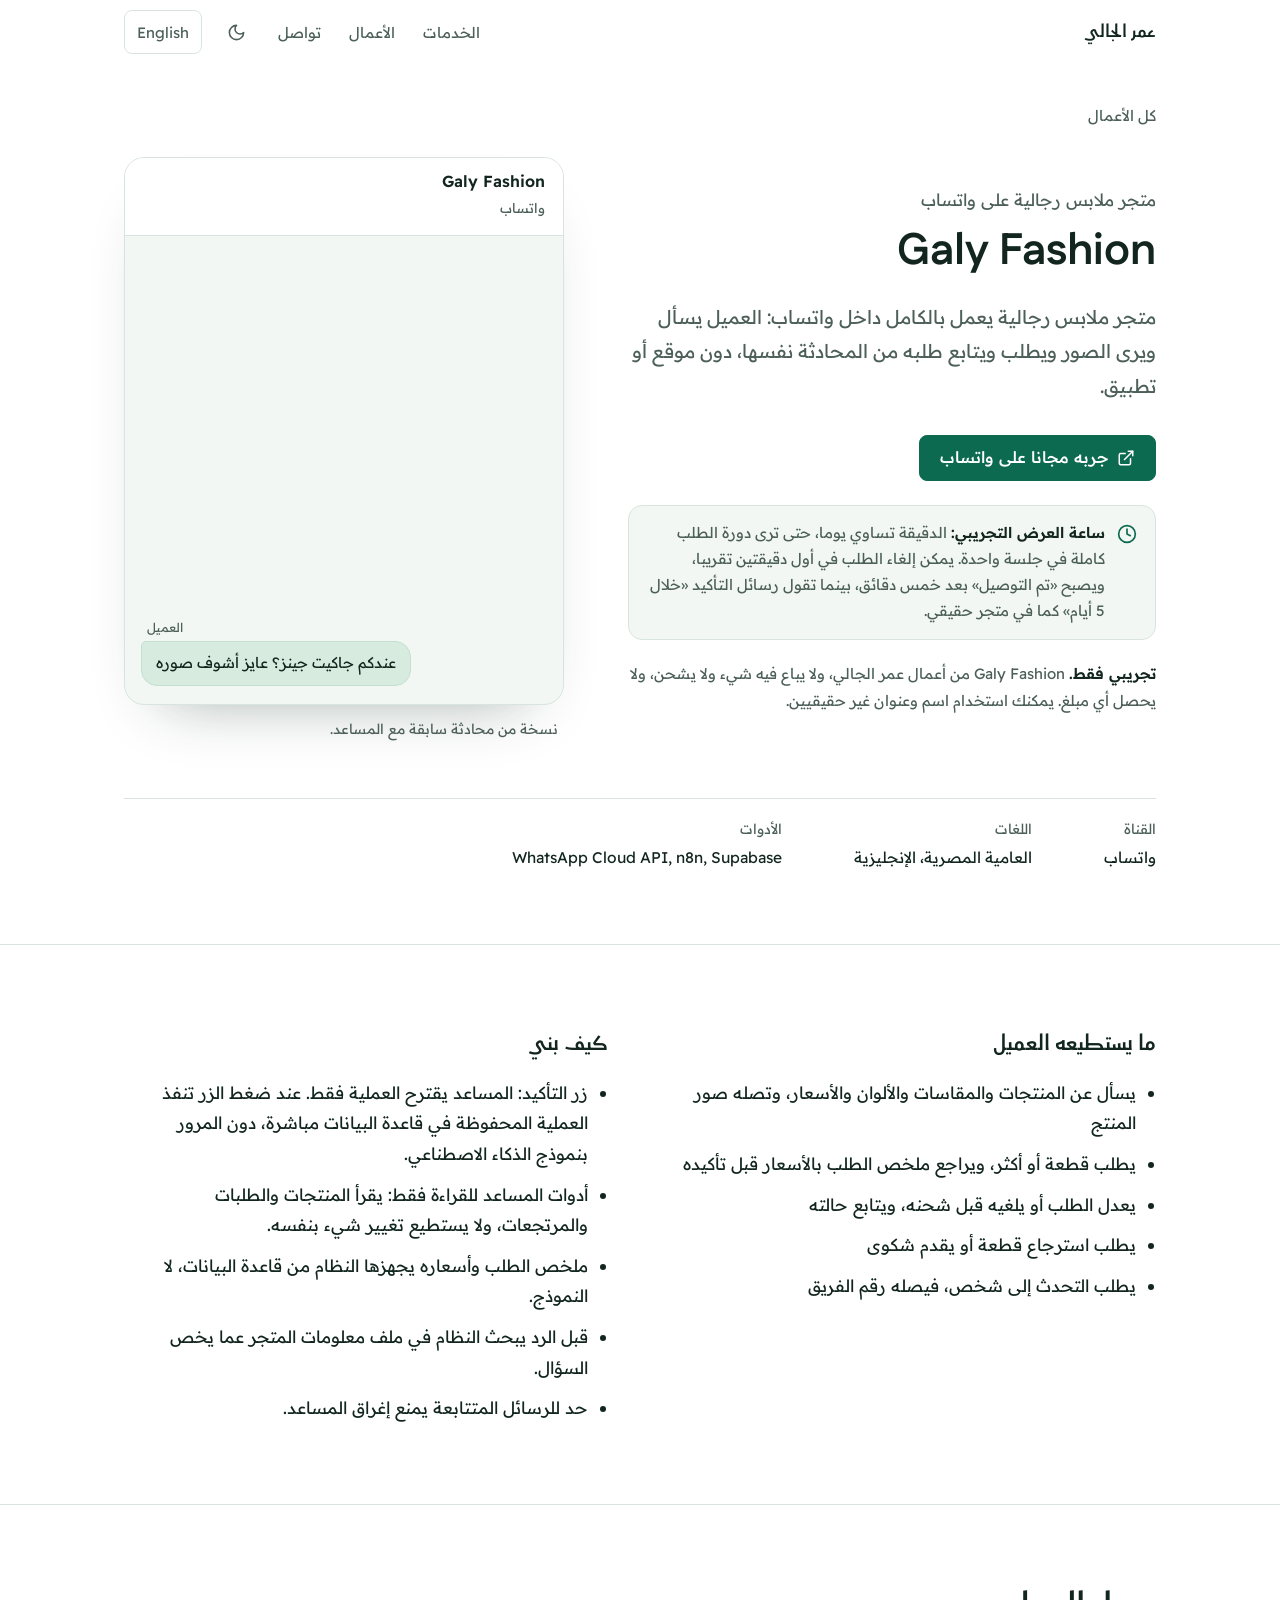
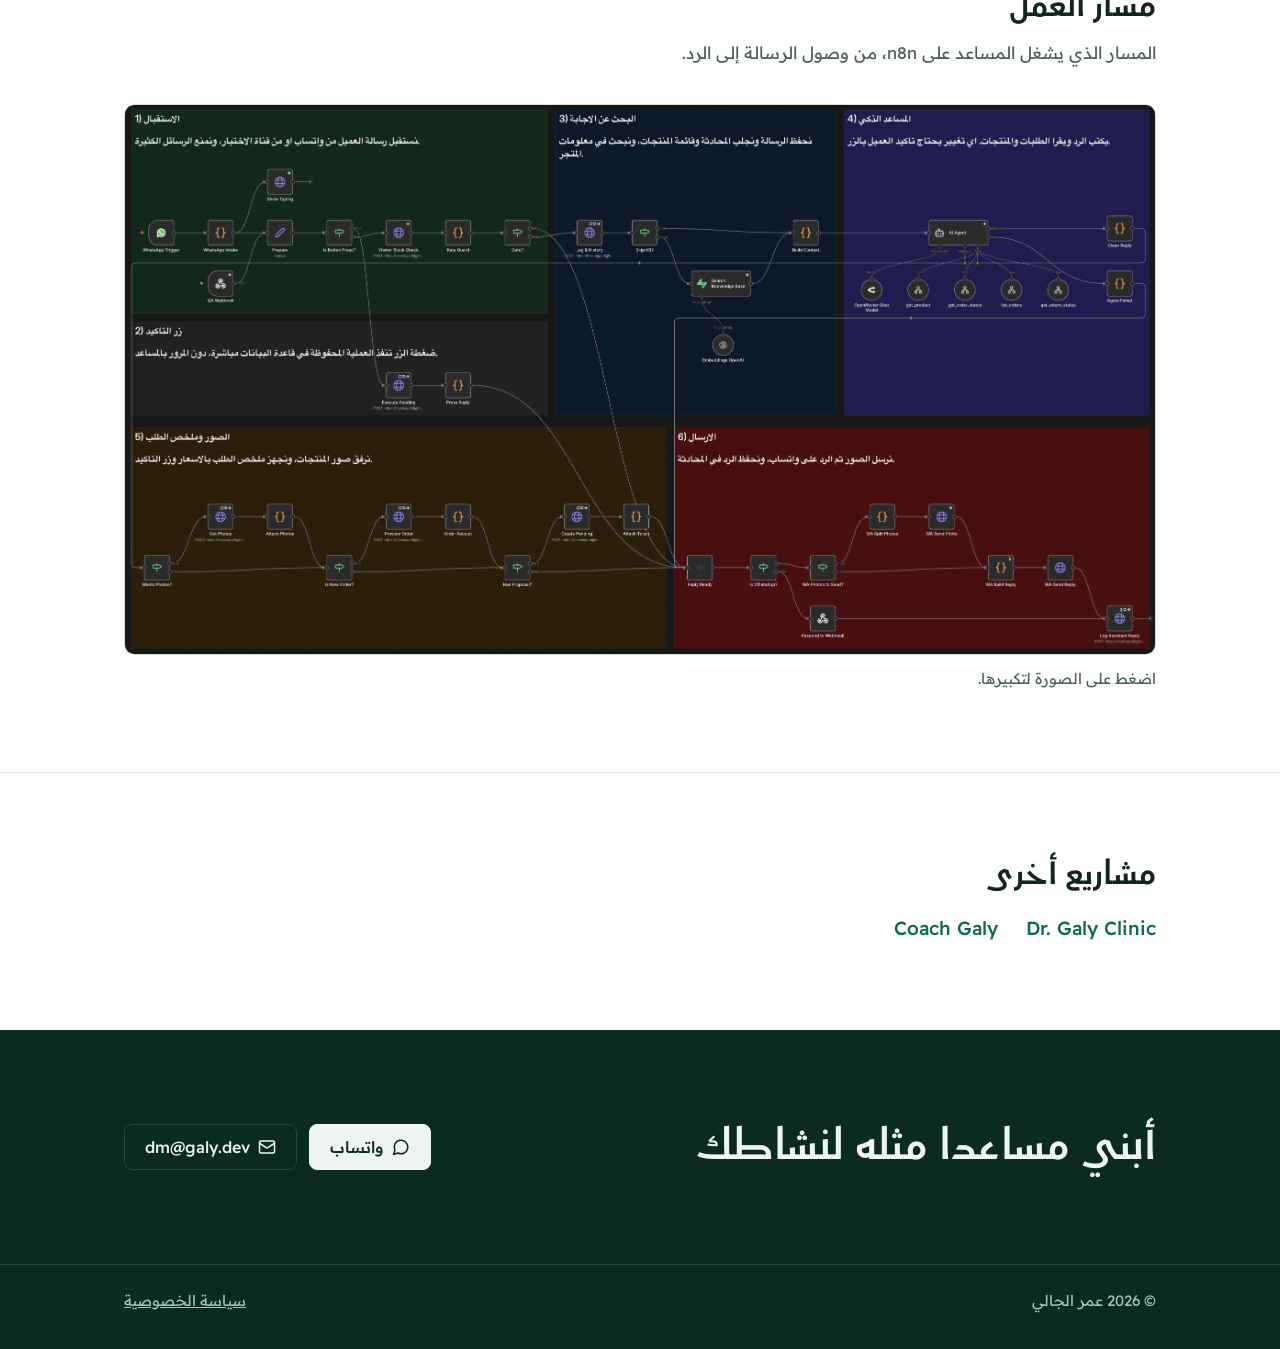
<file: galy-fashion.html>
<!doctype html>
<html lang="ar" dir="rtl">
<head>
<meta charset="utf-8">
<meta name="viewport" content="width=device-width, initial-scale=1">
<meta name="color-scheme" content="light">
<title>Galy Fashion: متجر ملابس رجالية على واتساب | عمر الجالي</title>
<meta name="title-ar" content="Galy Fashion: متجر ملابس رجالية على واتساب | عمر الجالي">
<meta name="title-en" content="Galy Fashion: Men's clothing shop on WhatsApp | Omar Galy">
<meta name="description" content="Galy Fashion: مساعد متجر ملابس يعمل داخل واتساب، يعرض المنتجات ويسجل الطلبات ويعدلها ويلغيها. من أعمال عمر الجالي.">
<meta property="og:type" content="article">
<meta property="og:url" content="https://galy.dev/galy-fashion">
<meta property="og:title" content="Galy Fashion: متجر ملابس رجالية على واتساب | عمر الجالي">
<meta property="og:description" content="Galy Fashion: مساعد متجر ملابس يعمل داخل واتساب، يعرض المنتجات ويسجل الطلبات ويعدلها ويلغيها. من أعمال عمر الجالي.">
<meta property="og:site_name" content="عمر الجالي">
<meta property="og:locale" content="ar_EG">
<meta property="og:image" content="https://galy.dev/img/og-card.png">
<meta property="og:image:type" content="image/png">
<meta property="og:image:width" content="1200">
<meta property="og:image:height" content="630">
<meta property="og:image:alt" content="عمر الجالي: مساعدون للمحادثة يردون على عملائك ويسجلون الطلبات والحجوزات">
<meta name="twitter:card" content="summary_large_image">
<link rel="canonical" href="https://galy.dev/galy-fashion">
<link rel="icon" href="favicon.ico" sizes="32x32">
<link rel="icon" href="favicon.svg" type="image/svg+xml">
<link rel="apple-touch-icon" href="apple-touch-icon.png">
<link rel="preconnect" href="https://fonts.googleapis.com">
<link rel="preconnect" href="https://fonts.gstatic.com" crossorigin>
<link href="https://fonts.googleapis.com/css2?family=Fustat:wght@600;700&family=Readex+Pro:wght@400;500;600&display=swap" rel="stylesheet">
<script src="boot.js"></script>
<link rel="stylesheet" href="style.css">
</head>
<body>
<a class="skip" href="#main"><span data-lang="ar">انتقل إلى المحتوى</span><span data-lang="en">Skip to content</span></a>

<header>
  <div class="container nav">
    <a class="brand" href="index.html"><span data-lang="ar">عمر الجالي</span><span data-lang="en">Omar Galy</span></a>
    <nav class="nav-links" aria-label="Main">
      <a href="index.html#services"><span data-lang="ar">الخدمات</span><span data-lang="en">Services</span></a>
      <a href="index.html#work"><span data-lang="ar">الأعمال</span><span data-lang="en">Work</span></a>
      <a href="#contact"><span data-lang="ar">تواصل</span><span data-lang="en">Contact</span></a>
      <button class="theme-btn" type="button" id="theme" aria-label="Night mode"><svg class="moon" viewBox="0 0 24 24" fill="none" stroke="currentColor" stroke-width="2" stroke-linecap="round" stroke-linejoin="round" aria-hidden="true"><path d="M12 3a6 6 0 0 0 9 9 9 9 0 1 1-9-9Z"/></svg><svg class="sun" viewBox="0 0 24 24" fill="none" stroke="currentColor" stroke-width="2" stroke-linecap="round" stroke-linejoin="round" aria-hidden="true"><circle cx="12" cy="12" r="4"/><path d="M12 2v2M12 20v2M4.93 4.93l1.41 1.41M17.66 17.66l1.41 1.41M2 12h2M20 12h2M6.34 17.66l-1.41 1.41M19.07 4.93l-1.41 1.41"/></svg></button>
      <button class="lang-btn" type="button" id="lang"><span data-lang="ar" lang="en">English</span><span data-lang="en" lang="ar">العربية</span></button>
    </nav>
  </div>
</header>

<main id="main">
  <div class="container crumb"><a href="index.html#work"><span data-lang="ar">كل الأعمال</span><span data-lang="en">All work</span></a></div>

  <div class="container case-hero">
    <div>
      <p class="case-kind"><span data-lang="ar">متجر ملابس رجالية على واتساب</span><span data-lang="en">Men's clothing shop on WhatsApp</span></p>
      <h1 class="vt-store">Galy Fashion</h1>
      <p class="intro"><span data-lang="ar">متجر ملابس رجالية يعمل بالكامل داخل واتساب: العميل يسأل ويرى الصور ويطلب ويتابع طلبه من المحادثة نفسها، دون موقع أو تطبيق.</span><span data-lang="en">A men's clothing shop that runs entirely inside WhatsApp: the customer asks, sees photos, orders and tracks the order in the same chat, with no website or app.</span></p>
      <div class="actions">
        <a class="btn btn-primary" href="https://wa.me/201037800921" rel="noopener">
          <svg viewBox="0 0 24 24" fill="none" stroke="currentColor" stroke-width="2" stroke-linecap="round" stroke-linejoin="round" aria-hidden="true"><path d="M15 3h6v6"/><path d="M10 14 21 3"/><path d="M18 13v6a2 2 0 0 1-2 2H5a2 2 0 0 1-2-2V8a2 2 0 0 1 2-2h6"/></svg>
          <span data-lang="ar">جربه مجانا على واتساب</span><span data-lang="en">Try it for free on WhatsApp</span>
        </a>
      </div>
      <div class="clock">
        <svg viewBox="0 0 24 24" fill="none" stroke="currentColor" stroke-width="2" stroke-linecap="round" stroke-linejoin="round" aria-hidden="true"><circle cx="12" cy="12" r="10"/><path d="M12 6v6l4 2"/></svg>
        <p><span data-lang="ar"><b>ساعة العرض التجريبي:</b> الدقيقة تساوي يوما، حتى ترى دورة الطلب كاملة في جلسة واحدة. يمكن إلغاء الطلب في أول دقيقتين تقريبا، ويصبح «تم التوصيل» بعد خمس دقائق، بينما تقول رسائل التأكيد «خلال 5 أيام» كما في متجر حقيقي.</span><span data-lang="en"><b>The demo clock:</b> one minute stands for one day, so you can watch an order's whole life in one sitting. It can be cancelled for roughly the first two minutes and becomes “delivered” after five, while the confirmation messages still say “within 5 days”, as a real shop's would.</span></p>
      </div>
      <p class="demo-line"><span data-lang="ar"><b>تجريبي فقط.</b> Galy Fashion من أعمال عمر الجالي، ولا يباع فيه شيء ولا يشحن، ولا يحصل أي مبلغ. يمكنك استخدام اسم وعنوان غير حقيقيين.</span><span data-lang="en"><b>Demo only.</b> Galy Fashion by Omar Galy sells and ships nothing, and takes no payment. You can use a made-up name and address.</span></p>
    </div>
    <div class="chat-wrap">
      <div class="chat" data-chat="store">
        <div class="chat-head">
          <div><b>Galy Fashion</b><span><span data-lang="ar">واتساب</span><span data-lang="en">WhatsApp</span></span></div>
          <button class="chat-replay" type="button" aria-label="Replay the chat"><svg viewBox="0 0 24 24" fill="none" stroke="currentColor" stroke-width="2" stroke-linecap="round" stroke-linejoin="round" aria-hidden="true"><path d="M3 12a9 9 0 1 0 3-6.7L3 8"/><path d="M3 3v5h5"/></svg></button>
        </div>
        <div class="chat-body" aria-live="off"></div>
      </div>
      <p class="chat-note"><span data-lang="ar">نسخة من محادثة سابقة مع المساعد.</span><span data-lang="en">A copy of an earlier chat with the assistant.</span></p>
    </div>
  </div>

  <div class="container hero-facts few">
    <dl class="facts">
      <div><dt><span data-lang="ar">القناة</span><span data-lang="en">Channel</span></dt><dd><span data-lang="ar">واتساب</span><span data-lang="en">WhatsApp</span></dd></div>
      <div><dt><span data-lang="ar">اللغات</span><span data-lang="en">Languages</span></dt><dd><span data-lang="ar">العامية المصرية، الإنجليزية</span><span data-lang="en">Egyptian Arabic, English</span></dd></div>
      <div><dt><span data-lang="ar">الأدوات</span><span data-lang="en">Built with</span></dt><dd><bdi dir="ltr">WhatsApp Cloud API, n8n, Supabase</bdi></dd></div>
    </dl>
  </div>

  <section>
    <div class="container">
      <div class="two-col">
        <div class="panel">
          <h2><span data-lang="ar">ما يستطيعه العميل</span><span data-lang="en">What a customer can do</span></h2>
          <ul>
            <li><span data-lang="ar">يسأل عن المنتجات والمقاسات والألوان والأسعار، وتصله صور المنتج</span><span data-lang="en">Ask about products, sizes, colours and prices, and get the product's photos</span></li>
            <li><span data-lang="ar">يطلب قطعة أو أكثر، ويراجع ملخص الطلب بالأسعار قبل تأكيده</span><span data-lang="en">Order one item or several, and review a priced summary before confirming</span></li>
            <li><span data-lang="ar">يعدل الطلب أو يلغيه قبل شحنه، ويتابع حالته</span><span data-lang="en">Change or cancel the order before it ships, and track its status</span></li>
            <li><span data-lang="ar">يطلب استرجاع قطعة أو يقدم شكوى</span><span data-lang="en">Request a return or file a complaint</span></li>
            <li><span data-lang="ar">يطلب التحدث إلى شخص، فيصله رقم الفريق</span><span data-lang="en">Ask for a person and get the team's number</span></li>
          </ul>
        </div>
        <div class="panel">
          <h2><span data-lang="ar">كيف بني</span><span data-lang="en">How it's built</span></h2>
          <ul>
            <li><span data-lang="ar">زر التأكيد: المساعد يقترح العملية فقط. عند ضغط الزر تنفذ العملية المحفوظة في قاعدة البيانات مباشرة، دون المرور بنموذج الذكاء الاصطناعي.</span><span data-lang="en">The confirm button: the assistant only proposes an action. Pressing the button runs the action stored in the database directly, without passing through the AI model.</span></li>
            <li><span data-lang="ar">أدوات المساعد للقراءة فقط: يقرأ المنتجات والطلبات والمرتجعات، ولا يستطيع تغيير شيء بنفسه.</span><span data-lang="en">The assistant's tools are read-only: it reads products, orders and returns, and can't change anything by itself.</span></li>
            <li><span data-lang="ar">ملخص الطلب وأسعاره يجهزها النظام من قاعدة البيانات، لا النموذج.</span><span data-lang="en">The order summary and its prices are prepared by the system from the database, not by the model.</span></li>
            <li><span data-lang="ar">قبل الرد يبحث النظام في ملف معلومات المتجر عما يخص السؤال.</span><span data-lang="en">Before replying, the system searches the shop's information file for what the question needs.</span></li>
            <li><span data-lang="ar">حد للرسائل المتتابعة يمنع إغراق المساعد.</span><span data-lang="en">A limit on rapid messages keeps the assistant from being flooded.</span></li>
          </ul>
        </div>
      </div>
    </div>
  </section>

  <section>
    <div class="container">
      <h2><span data-lang="ar">مسار العمل</span><span data-lang="en">The workflow</span></h2>
      <p class="lead"><span data-lang="ar">المسار الذي يشغل المساعد على n8n، من وصول الرسالة إلى الرد.</span><span data-lang="en">The n8n workflow that runs the assistant, from the incoming message to the reply.</span></p>
      <figure class="shot wide flow"><a href="img/store-workflow.webp" target="_blank" rel="noopener"><img src="img/store-workflow.webp" width="2243" height="1196" alt="n8n workflow" loading="lazy"></a><figcaption><span data-lang="ar">اضغط على الصورة لتكبيرها.</span><span data-lang="en">Tap the image to enlarge it.</span></figcaption></figure>
    </div>
  </section>

  <section>
    <div class="container">
      <h2><span data-lang="ar">مشاريع أخرى</span><span data-lang="en">Other projects</span></h2>
      <div class="others">
        <a href="dr-galy-clinic.html">Dr. Galy Clinic</a>
        <a href="coach-galy.html">Coach Galy</a>
      </div>
    </div>
  </section>

  <section id="contact">
    <div class="container contact">
      <div>
        <h2><span data-lang="ar">أبني مساعدا مثله لنشاطك</span><span data-lang="en">I can build one like it for your business</span></h2>
      </div>
      <div class="actions">
        <a class="btn btn-primary" href="https://wa.me/201037800929">
          <svg viewBox="0 0 24 24" fill="none" stroke="currentColor" stroke-width="2" stroke-linecap="round" stroke-linejoin="round" aria-hidden="true"><path d="M7.9 20A9 9 0 1 0 4 16.1L2 22Z"/></svg>
          <span data-lang="ar">واتساب</span><span data-lang="en">WhatsApp</span>
        </a>
        <a class="btn btn-secondary" href="mailto:dm@galy.dev">
          <svg viewBox="0 0 24 24" fill="none" stroke="currentColor" stroke-width="2" stroke-linecap="round" stroke-linejoin="round" aria-hidden="true"><rect x="2" y="4" width="20" height="16" rx="2"/><path d="m22 7-8.97 5.7a1.94 1.94 0 0 1-2.06 0L2 7"/></svg>
          dm@galy.dev
        </a>
        <a class="btn btn-secondary" data-mostaql hidden href="#" rel="noopener"><span data-lang="ar">مستقل</span><span data-lang="en">Mostaql</span></a>
      </div>
    </div>
  </section>
</main>

<footer>
  <div class="container">
    <span>© 2026 <span data-lang="ar">عمر الجالي</span><span data-lang="en">Omar Galy</span></span>
    <a href="privacy.html"><span data-lang="ar">سياسة الخصوصية</span><span data-lang="en">Privacy policy</span></a>
  </div>
</footer>

<script src="site.js"></script>
</body>
</html>
</file>
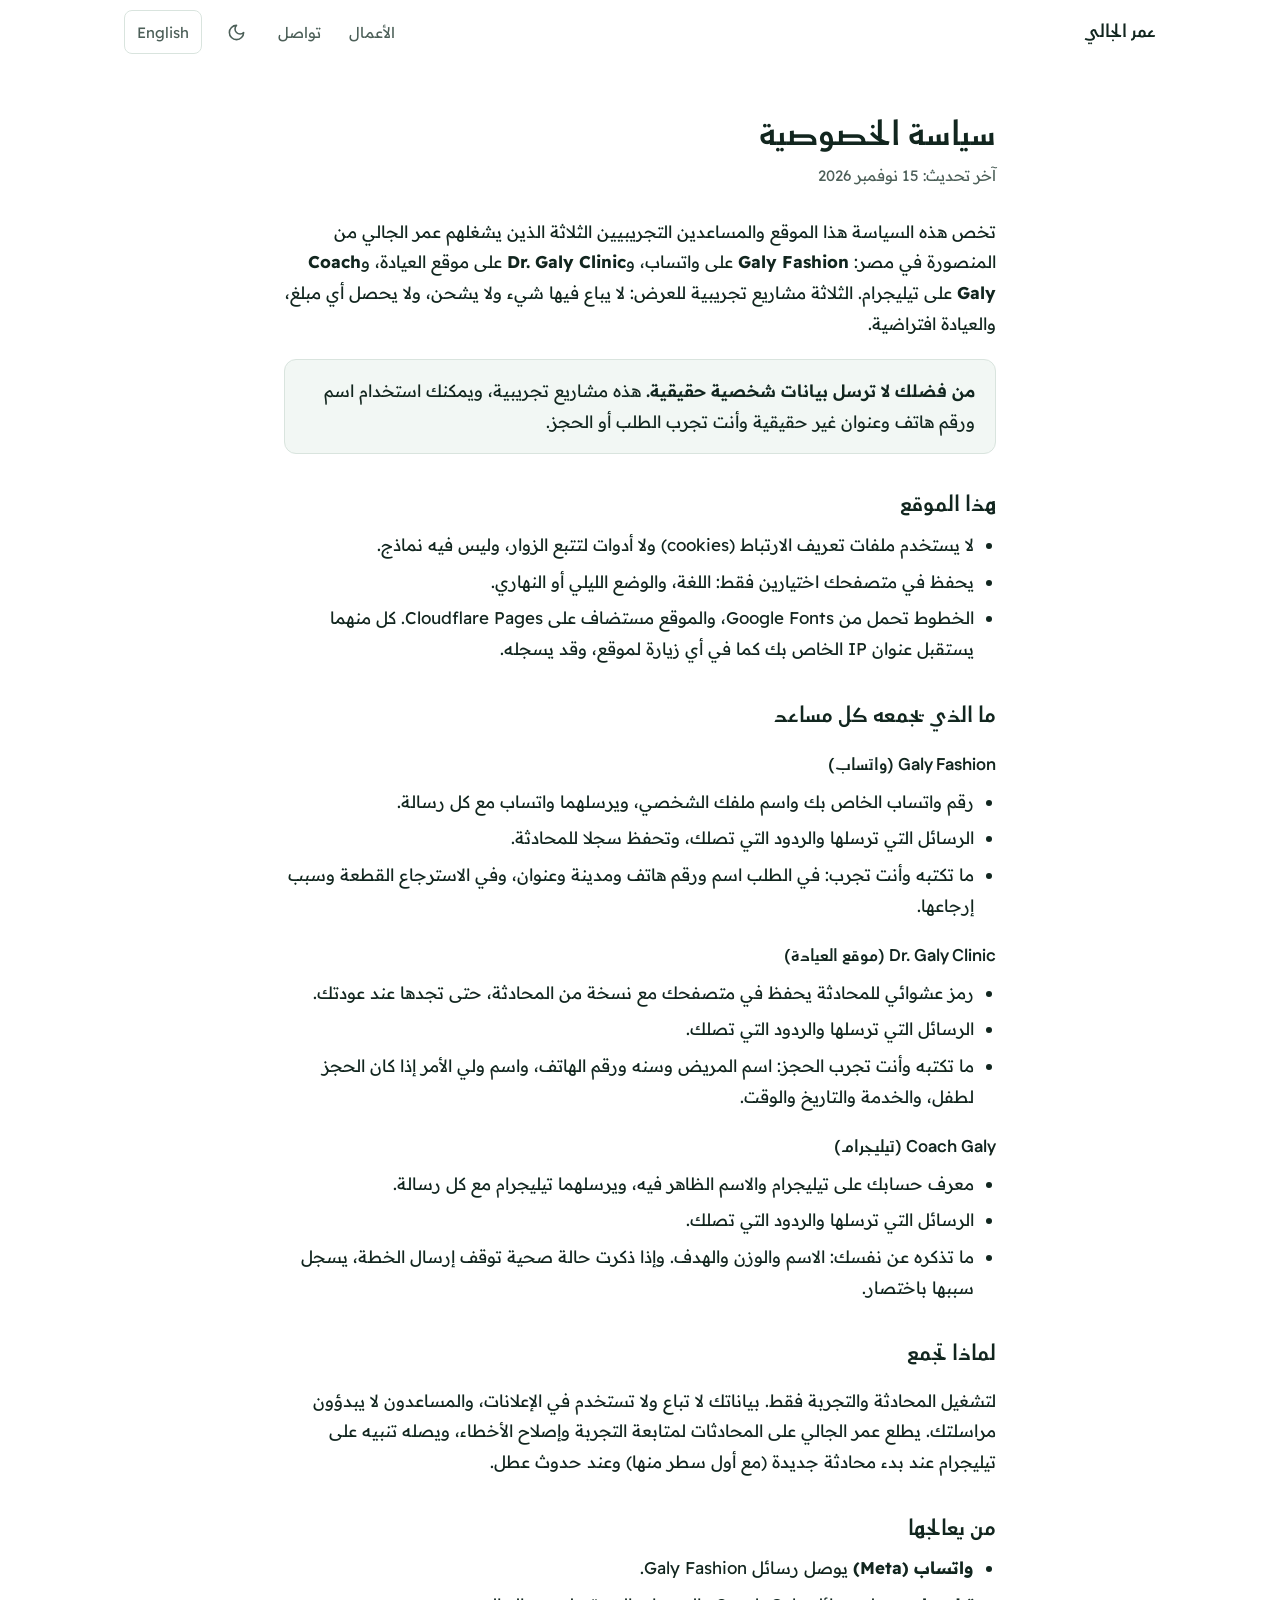
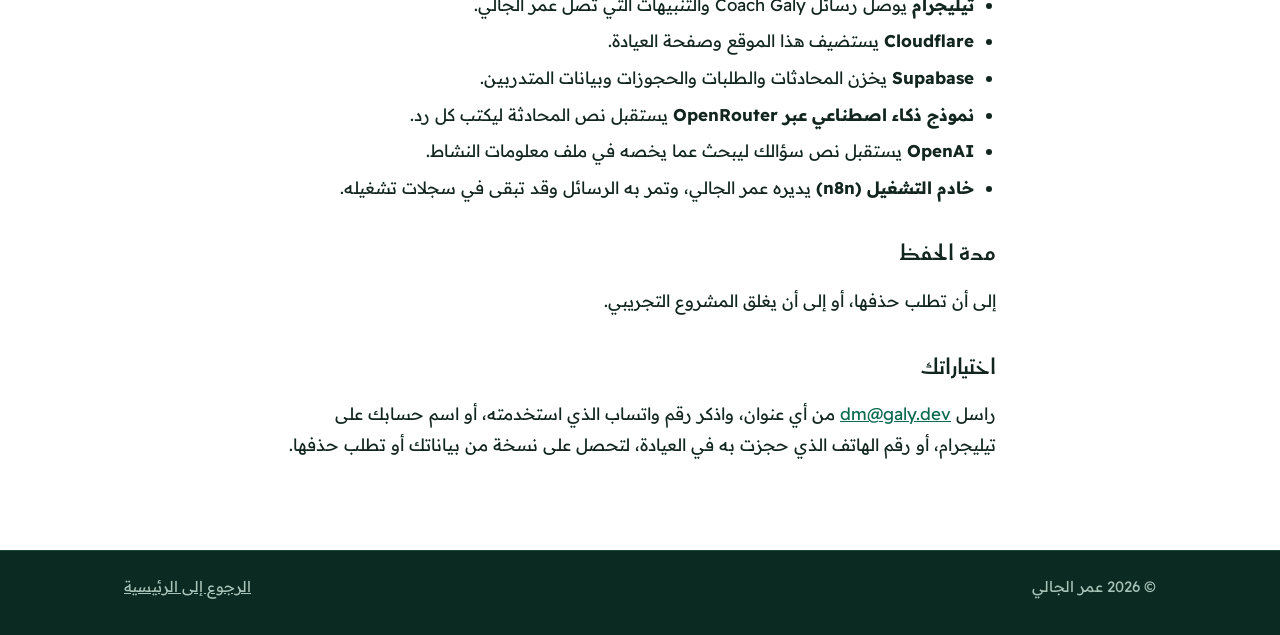
<file: privacy.html>
<!doctype html>
<html lang="ar" dir="rtl">
<head>
<meta charset="utf-8">
<meta name="viewport" content="width=device-width, initial-scale=1">
<meta name="color-scheme" content="light">
<title>سياسة الخصوصية | عمر الجالي</title>
<meta name="title-ar" content="سياسة الخصوصية | عمر الجالي">
<meta name="title-en" content="Privacy policy | Omar Galy">
<meta name="description" content="سياسة الخصوصية لموقع عمر الجالي والمساعدين التجريبيين الثلاثة: Galy Fashion و Dr. Galy Clinic و Coach Galy.">
<meta property="og:type" content="article">
<meta property="og:url" content="https://galy.dev/privacy">
<meta property="og:title" content="سياسة الخصوصية | عمر الجالي">
<meta property="og:description" content="سياسة الخصوصية لموقع عمر الجالي والمساعدين التجريبيين الثلاثة: Galy Fashion و Dr. Galy Clinic و Coach Galy.">
<meta property="og:site_name" content="عمر الجالي">
<meta property="og:locale" content="ar_EG">
<meta property="og:image" content="https://galy.dev/img/og-card.png">
<meta property="og:image:type" content="image/png">
<meta property="og:image:width" content="1200">
<meta property="og:image:height" content="630">
<meta property="og:image:alt" content="عمر الجالي: مساعدون للمحادثة يردون على عملائك ويسجلون الطلبات والحجوزات">
<meta name="twitter:card" content="summary_large_image">
<link rel="canonical" href="https://galy.dev/privacy">
<link rel="icon" href="favicon.ico" sizes="32x32">
<link rel="icon" href="favicon.svg" type="image/svg+xml">
<link rel="apple-touch-icon" href="apple-touch-icon.png">
<link rel="preconnect" href="https://fonts.googleapis.com">
<link rel="preconnect" href="https://fonts.gstatic.com" crossorigin>
<link href="https://fonts.googleapis.com/css2?family=Fustat:wght@600;700&family=Readex+Pro:wght@400;500;600&display=swap" rel="stylesheet">
<script src="boot.js"></script>
<link rel="stylesheet" href="style.css">
</head>
<body>
<a class="skip" href="#main"><span data-lang="ar">انتقل إلى المحتوى</span><span data-lang="en">Skip to content</span></a>

<header>
  <div class="container nav">
    <a class="brand" href="index.html"><span data-lang="ar">عمر الجالي</span><span data-lang="en">Omar Galy</span></a>
    <nav class="nav-links" aria-label="Main">
      <a href="index.html#work"><span data-lang="ar">الأعمال</span><span data-lang="en">Work</span></a>
      <a href="index.html#contact"><span data-lang="ar">تواصل</span><span data-lang="en">Contact</span></a>
      <button class="theme-btn" type="button" id="theme" aria-label="Night mode"><svg class="moon" viewBox="0 0 24 24" fill="none" stroke="currentColor" stroke-width="2" stroke-linecap="round" stroke-linejoin="round" aria-hidden="true"><path d="M12 3a6 6 0 0 0 9 9 9 9 0 1 1-9-9Z"/></svg><svg class="sun" viewBox="0 0 24 24" fill="none" stroke="currentColor" stroke-width="2" stroke-linecap="round" stroke-linejoin="round" aria-hidden="true"><circle cx="12" cy="12" r="4"/><path d="M12 2v2M12 20v2M4.93 4.93l1.41 1.41M17.66 17.66l1.41 1.41M2 12h2M20 12h2M6.34 17.66l-1.41 1.41M19.07 4.93l-1.41 1.41"/></svg></button>
      <button class="lang-btn" type="button" id="lang"><span data-lang="ar" lang="en">English</span><span data-lang="en" lang="ar">العربية</span></button>
    </nav>
  </div>
</header>

<main id="main" class="container narrow doc">

  <div data-lang="ar">
    <h1>سياسة الخصوصية</h1>
    <p class="updated">آخر تحديث: 15 نوفمبر 2026</p>

    <p>تخص هذه السياسة هذا الموقع والمساعدين التجريبيين الثلاثة الذين يشغلهم عمر الجالي من المنصورة في مصر: <b>Galy Fashion</b> على واتساب، و<b>Dr. Galy Clinic</b> على موقع العيادة، و<b>Coach Galy</b> على تيليجرام. الثلاثة مشاريع تجريبية للعرض: لا يباع فيها شيء ولا يشحن، ولا يحصل أي مبلغ، والعيادة افتراضية.</p>

    <p class="callout"><b>من فضلك لا ترسل بيانات شخصية حقيقية.</b> هذه مشاريع تجريبية، ويمكنك استخدام اسم ورقم هاتف وعنوان غير حقيقية وأنت تجرب الطلب أو الحجز.</p>

    <h2>هذا الموقع</h2>
    <ul>
      <li>لا يستخدم ملفات تعريف الارتباط (cookies) ولا أدوات لتتبع الزوار، وليس فيه نماذج.</li>
      <li>يحفظ في متصفحك اختيارين فقط: اللغة، والوضع الليلي أو النهاري.</li>
      <li>الخطوط تحمل من Google Fonts، والموقع مستضاف على Cloudflare Pages. كل منهما يستقبل عنوان IP الخاص بك كما في أي زيارة لموقع، وقد يسجله.</li>
    </ul>

    <h2>ما الذي يجمعه كل مساعد</h2>
    <h3>Galy Fashion (واتساب)</h3>
    <ul>
      <li>رقم واتساب الخاص بك واسم ملفك الشخصي، ويرسلهما واتساب مع كل رسالة.</li>
      <li>الرسائل التي ترسلها والردود التي تصلك، وتحفظ سجلا للمحادثة.</li>
      <li>ما تكتبه وأنت تجرب: في الطلب اسم ورقم هاتف ومدينة وعنوان، وفي الاسترجاع القطعة وسبب إرجاعها.</li>
    </ul>
    <h3>Dr. Galy Clinic (موقع العيادة)</h3>
    <ul>
      <li>رمز عشوائي للمحادثة يحفظ في متصفحك مع نسخة من المحادثة، حتى تجدها عند عودتك.</li>
      <li>الرسائل التي ترسلها والردود التي تصلك.</li>
      <li>ما تكتبه وأنت تجرب الحجز: اسم المريض وسنه ورقم الهاتف، واسم ولي الأمر إذا كان الحجز لطفل، والخدمة والتاريخ والوقت.</li>
    </ul>
    <h3>Coach Galy (تيليجرام)</h3>
    <ul>
      <li>معرف حسابك على تيليجرام والاسم الظاهر فيه، ويرسلهما تيليجرام مع كل رسالة.</li>
      <li>الرسائل التي ترسلها والردود التي تصلك.</li>
      <li>ما تذكره عن نفسك: الاسم والوزن والهدف. وإذا ذكرت حالة صحية توقف إرسال الخطة، يسجل سببها باختصار.</li>
    </ul>

    <h2>لماذا تجمع</h2>
    <p>لتشغيل المحادثة والتجربة فقط. بياناتك لا تباع ولا تستخدم في الإعلانات، والمساعدون لا يبدؤون مراسلتك. يطلع عمر الجالي على المحادثات لمتابعة التجربة وإصلاح الأخطاء، ويصله تنبيه على تيليجرام عند بدء محادثة جديدة (مع أول سطر منها) وعند حدوث عطل.</p>

    <h2>من يعالجها</h2>
    <ul>
      <li><b>واتساب (Meta)</b> يوصل رسائل Galy Fashion.</li>
      <li><b>تيليجرام</b> يوصل رسائل Coach Galy والتنبيهات التي تصل عمر الجالي.</li>
      <li><b>Cloudflare</b> يستضيف هذا الموقع وصفحة العيادة.</li>
      <li><b>Supabase</b> يخزن المحادثات والطلبات والحجوزات وبيانات المتدربين.</li>
      <li><b>نموذج ذكاء اصطناعي عبر OpenRouter</b> يستقبل نص المحادثة ليكتب كل رد.</li>
      <li><b>OpenAI</b> يستقبل نص سؤالك ليبحث عما يخصه في ملف معلومات النشاط.</li>
      <li><b>خادم التشغيل (n8n)</b> يديره عمر الجالي، وتمر به الرسائل وقد تبقى في سجلات تشغيله.</li>
    </ul>

    <h2>مدة الحفظ</h2>
    <p>إلى أن تطلب حذفها، أو إلى أن يغلق المشروع التجريبي.</p>

    <h2>اختياراتك</h2>
    <p>راسل <a href="mailto:dm@galy.dev">dm@galy.dev</a> من أي عنوان، واذكر رقم واتساب الذي استخدمته، أو اسم حسابك على تيليجرام، أو رقم الهاتف الذي حجزت به في العيادة، لتحصل على نسخة من بياناتك أو تطلب حذفها.</p>
  </div>

  <div data-lang="en">
    <h1>Privacy policy</h1>
    <p class="updated">Last updated 15 November 2026</p>

    <p>This policy covers this website and the three demo assistants run by Omar Galy, Mansoura, Egypt: <b>Galy Fashion</b> on WhatsApp, <b>Dr. Galy Clinic</b> on the clinic's web page, and <b>Coach Galy</b> on Telegram. All three are demonstrations: nothing is sold or shipped, no payment is taken, and the clinic is fictional.</p>

    <p class="callout"><b>Please don't send real personal details.</b> These are demos, and you can use a made-up name, phone number and address when you try an order or a booking.</p>

    <h2>This website</h2>
    <ul>
      <li>It uses no cookies and no visitor tracking, and it has no forms.</li>
      <li>It saves only two choices, in your browser: your language, and night or day mode.</li>
      <li>Fonts load from Google Fonts and the site is hosted on Cloudflare Pages. Each receives your IP address, as with any website visit, and may log it.</li>
    </ul>

    <h2>What each assistant collects</h2>
    <h3>Galy Fashion (WhatsApp)</h3>
    <ul>
      <li>Your WhatsApp phone number and profile name, which WhatsApp sends with every message.</li>
      <li>The messages you send and the replies you receive, kept as a conversation log.</li>
      <li>What you type while trying the demo: for an order, a name, phone number, city and address; for a return, which item and why.</li>
    </ul>
    <h3>Dr. Galy Clinic (the clinic's web page)</h3>
    <ul>
      <li>A random chat code saved in your browser, with a copy of the chat, so you find it when you come back.</li>
      <li>The messages you send and the replies you receive.</li>
      <li>What you type while trying a booking: the patient's name, age and phone number, a guardian's name when the booking is for a child, and the service, date and time.</li>
    </ul>
    <h3>Coach Galy (Telegram)</h3>
    <ul>
      <li>Your Telegram account ID and display name, which Telegram sends with every message.</li>
      <li>The messages you send and the replies you receive.</li>
      <li>What you say about yourself: name, weight and goal. If you mention a health condition that stops the plan from being sent, a short reason is recorded.</li>
    </ul>

    <h2>Why</h2>
    <p>Only to run the conversation and the demo. Your data is not sold or used for advertising, and the assistants never message you first. Omar Galy reads the conversations to follow the demo and fix faults, and gets a Telegram alert when a new conversation starts (with its first line) and when something fails.</p>

    <h2>Who handles it</h2>
    <ul>
      <li><b>WhatsApp (Meta)</b> delivers Galy Fashion's messages.</li>
      <li><b>Telegram</b> delivers Coach Galy's messages and Omar Galy's alerts.</li>
      <li><b>Cloudflare</b> hosts this website and the clinic's page.</li>
      <li><b>Supabase</b> stores the conversations, orders, bookings and trainee details.</li>
      <li><b>An AI model, reached through OpenRouter</b>, receives the text of the conversation in order to write each reply.</li>
      <li><b>OpenAI</b> receives the text of your question in order to search the business's information file for what it needs.</li>
      <li><b>The workflow server (n8n)</b> is run by Omar Galy; messages pass through it and may stay in its run logs.</li>
    </ul>

    <h2>How long it is kept</h2>
    <p>Until you ask for it to be deleted, or until the demo is shut down.</p>

    <h2>Your choices</h2>
    <p>Email <a href="mailto:dm@galy.dev">dm@galy.dev</a> from any address, with the WhatsApp number you used, your Telegram username, or the phone number you booked with at the clinic, to get a copy of your data or have it deleted.</p>
  </div>
</main>

<footer>
  <div class="container">
    <span>© 2026 <span data-lang="ar">عمر الجالي</span><span data-lang="en">Omar Galy</span></span>
    <a href="index.html"><span data-lang="ar">الرجوع إلى الرئيسية</span><span data-lang="en">Back to home</span></a>
  </div>
</footer>

<script src="site.js"></script>
</body>
</html>
</file>
<file: style.css>
:root {
  color-scheme: light dark;
  --bg: #ffffff;
  --surface: #f2f7f4;
  --tint: #e8f1ec;
  --border: #d9e4de;
  --text: #12261f;
  --text-2: #4c5f58;
  --accent: #0c6a50;
  --accent-hover: #09543f;
  --on-accent: #ffffff;
  --link: var(--accent);
  --btn-bg: var(--accent);
  --btn-hover: var(--accent-hover);
  --btn-text: var(--on-accent);
  /* Text in Readex Pro, headings in Fustat; both cover Arabic and Latin. */
  --font-ar: "Readex Pro", system-ui, -apple-system, "Segoe UI", sans-serif;
  --font-en: "Readex Pro", system-ui, -apple-system, "Segoe UI", sans-serif;
  --head-ar: "Fustat", "Readex Pro", system-ui, sans-serif;
  --head-en: "Fustat", "Readex Pro", system-ui, sans-serif;
  --ui-ar: var(--font-ar);
  --ui-en: var(--font-en);
  --head-weight: 700;
  --body-size: 17px;
  /* The dark band at the foot of every page */
  --ink: #0b2a21;
  --ink-line: #23493d;
  --on-ink: #eef5f1;
  --on-ink-2: #a8c3b8;
  /* Chat bubbles */
  --bubble-in: #ffffff;
  --bubble-out: #d7ecdf;
  --bubble-out-line: #c2dfcf;
  --shadow: rgba(11, 42, 33, .45);
  /* Motion: one curve and three speeds for the whole site */
  --ease: cubic-bezier(.22, 1, .36, 1);
  --fast: .18s;
  --mid: .4s;
  --slow: .8s;
}

* { box-sizing: border-box; }
html { -webkit-text-size-adjust: 100%; scroll-behavior: smooth; scroll-padding-top: 80px; -webkit-tap-highlight-color: transparent; }
a:active { opacity: .7; }
@media (prefers-reduced-motion: reduce) {
  html { scroll-behavior: auto; }
  *, *::before, *::after { transition: none !important; animation: none !important; }
}
body {
  margin: 0;
  background: var(--bg);
  color: var(--text);
  font-family: var(--font-ar);
  font-size: var(--body-size);
  line-height: 1.8;
}
html[lang="en"] body { font-family: var(--font-en); line-height: 1.6; }
h1, h2, h3, .brand, .spec dt { font-family: var(--head-ar); }
html[lang="en"] :is(h1, h2, h3, .brand, .spec dt) { font-family: var(--head-en); }
.btn, .nav-links, .lang-btn, .facts dt { font-family: var(--ui-ar); }
html[lang="en"] :is(.btn, .nav-links, .lang-btn, .facts dt) { font-family: var(--ui-en); }
a { color: var(--link); }
a:focus-visible, button:focus-visible { outline: 2px solid var(--accent); outline-offset: 3px; border-radius: 4px; }
img { max-width: 100%; height: auto; display: block; }
.container { max-width: 1080px; margin: 0 auto; padding-inline: 24px; }
.narrow { max-width: 760px; }
@media (max-width: 480px) { .container { padding-inline: 16px; } }

/* Night mode: day mode is the default for everyone; night mode only when the visitor
   picks it with the switch in the header (remembered by boot.js). */
:root[data-theme="dark"] {
  color-scheme: dark;
  --bg: #0f1a16;
  --surface: #15241e;
  --tint: #1b2d26;
  --border: #293d34;
  --text: #e4eee8;
  --text-2: #9fb5aa;
  --accent: #5cc79f;
  --accent-hover: #7fd6b5;
  --on-accent: #07211a;
  --ink: #0a1411;
  --ink-line: #22362e;
  --on-ink: #e4eee8;
  --on-ink-2: #9fb5aa;
  --bubble-in: #1c2f27;
  --bubble-out: #1f4a3b;
  --bubble-out-line: #2a5c4a;
  --shadow: rgba(0, 0, 0, .6);
}
:root[data-theme="light"] { color-scheme: light; }

/* Arabic shows by default and without JavaScript. */
[data-lang="en"] { display: none; }
html[lang="en"] [data-lang="ar"] { display: none; }
html[lang="en"] [data-lang="en"] { display: revert; }
[hidden] { display: none !important; }

.skip { position: absolute; inset-inline-start: -999px; top: 8px; background: var(--surface); padding: 8px 12px; z-index: 20; }
.skip:focus { inset-inline-start: 8px; }

/* Header */
header {
  position: sticky; top: 0; z-index: 10; view-transition-name: site-header;
  background: color-mix(in srgb, var(--bg) 84%, transparent);
  -webkit-backdrop-filter: saturate(1.4) blur(14px); backdrop-filter: saturate(1.4) blur(14px);
  border-bottom: 1px solid transparent; transition: border-color var(--mid) ease;
}
header.scrolled { border-bottom-color: var(--border); }
.nav { display: flex; align-items: center; justify-content: space-between; gap: 16px; min-height: 64px; }
.brand { font-weight: 600; font-size: 18px; color: var(--text); text-decoration: none; }
.nav-links { display: flex; align-items: center; gap: 4px; }
.nav-links a, .lang-btn {
  position: relative; display: inline-flex; align-items: center; min-height: 44px; padding: 0 12px;
  color: var(--text-2); text-decoration: none; font-size: 15px; border-radius: 8px;
  transition: color var(--fast) ease, background-color var(--fast) ease, border-color var(--fast) ease;
}
.nav-links a:hover, .nav-links a.current { color: var(--text); }
/* The line under a menu link: grows on hover, stays under the section being read. */
.nav-links a::after {
  content: ""; position: absolute; inset-inline: 12px; bottom: 8px; height: 2px; border-radius: 2px;
  background: var(--accent); transform: scaleX(0); transition: transform var(--mid) var(--ease);
}
.nav-links a:hover::after, .nav-links a.current::after { transform: scaleX(1); }
.lang-btn:hover { color: var(--text); background: var(--tint); border-color: var(--text-2); }
.lang-btn { border: 1px solid var(--border); background: transparent; font: inherit; font-size: 15px; cursor: pointer; margin-inline-start: 8px; }
@media (max-width: 720px) { .nav-links a { display: none; } }

/* Buttons */
.btn {
  display: inline-flex; align-items: center; justify-content: center; gap: 8px;
  min-height: 46px; padding: 0 20px; border-radius: 8px; font-weight: 500; font-size: 16px;
  text-decoration: none; cursor: pointer;
  transition: background-color var(--fast) ease, border-color var(--fast) ease, color var(--fast) ease, transform var(--fast) var(--ease), box-shadow var(--mid) var(--ease);
}
.btn:active { transform: scale(.97); }
.btn-primary:hover { box-shadow: 0 10px 24px -12px color-mix(in srgb, var(--accent) 70%, transparent); }
.btn-primary { background: var(--btn-bg); color: var(--btn-text); border: 1px solid var(--btn-bg); }
.btn-primary:hover { background: var(--btn-hover); border-color: var(--btn-hover); }
.btn-secondary { background: var(--surface); color: var(--text); border: 1px solid var(--border); }
.btn-secondary:hover { border-color: var(--text-2); }
.btn svg { width: 18px; height: 18px; flex: none; }
.actions { display: flex; flex-wrap: wrap; gap: 12px; }

/* Hero */
.hero { padding-block: clamp(40px, 7vw, 88px) 56px; display: grid; grid-template-columns: minmax(0, 1.25fr) minmax(0, 1fr); gap: 64px; align-items: center; }
@media (max-width: 880px) { .hero { grid-template-columns: 1fr; gap: 40px; } }
h1 { font-size: clamp(31px, 4.7vw, 54px); line-height: 1.32; font-weight: 600; margin: 0 0 20px; text-wrap: balance; }
html[lang="en"] h1 { letter-spacing: -0.025em; line-height: 1.08; }
.case-hero h1, .doc h1 { font-size: clamp(30px, 4.4vw, 44px); }

/* The one page-load moment: the hero's lines rise in turn, then the chat starts. */
@keyframes rise { from { opacity: 0; transform: translateY(18px); } }
.js .hero-copy > *, .js .case-hero > div:first-child > *, .js .chat-wrap, .js .hero-facts { animation: rise var(--slow) var(--ease) both; }
.js .hero-copy > :nth-child(2), .js .case-hero > div:first-child > :nth-child(2) { animation-delay: .08s; }
.js .hero-copy > :nth-child(3), .js .case-hero > div:first-child > :nth-child(3) { animation-delay: .16s; }
.js .hero-copy > :nth-child(4), .js .case-hero > div:first-child > :nth-child(4) { animation-delay: .24s; }
.js .case-hero > div:first-child > :nth-child(5) { animation-delay: .32s; }
.js .chat-wrap { animation-delay: .28s; }
.js .hero-facts { animation-delay: .4s; }
.intro { font-size: 19px; color: var(--text-2); margin: 0 0 32px; max-width: 36em; }

.facts { background: var(--surface); border: 1px solid var(--border); border-radius: 12px; padding: 8px 24px; margin: 0; }
.facts div { display: grid; grid-template-columns: 5.5em 1fr; gap: 16px; padding-block: 14px; border-top: 1px solid var(--border); }
.facts div:first-child { border-top: 0; }
.facts dt { color: var(--text-2); font-size: 15px; }
.facts dd { margin: 0; font-size: 15.5px; overflow-wrap: anywhere; }
@media (max-width: 480px) {
  .facts { padding: 4px 20px; }
  .facts div { grid-template-columns: 1fr; gap: 2px; padding-block: 12px; }
}

/* Home: the facts sit in one row under the hero */
.hero-facts { margin-bottom: 72px; }
.hero-facts .facts { display: grid; grid-template-columns: repeat(5, auto); justify-content: space-between; gap: 0 32px; background: none; border: 0; border-top: 1px solid var(--border); border-radius: 0; padding: 0; }
.hero-facts .facts div { display: block; border: 0; padding-block: 18px 0; }
.hero-facts .facts dt { font-size: 14px; margin-bottom: 2px; }
@media (max-width: 880px) {
  .hero-facts { margin-bottom: 56px; }
  .hero-facts .facts { display: block; }
  .hero-facts .facts div { display: grid; grid-template-columns: 5.5em 1fr; gap: 16px; padding-block: 13px; border-top: 1px solid var(--border); }
  .hero-facts .facts div:first-child { border-top: 0; }
  .hero-facts .facts dt { font-size: 15px; margin: 0; }
}

/* The chat in the hero: a short example that plays once, then waits for the visitor's press. */
.chat { border: 1px solid var(--border); border-radius: 20px; background: var(--surface); overflow: hidden; box-shadow: 0 30px 60px -40px var(--shadow); }
.chat-head { display: flex; align-items: center; justify-content: space-between; gap: 12px; padding: 12px 18px; background: var(--bg); border-bottom: 1px solid var(--border); }
.chat-head b { display: block; font-weight: 600; font-size: 16px; line-height: 1.4; }
.chat-head span { color: var(--text-2); font-size: 13.5px; }
.chat-replay { display: inline-flex; align-items: center; justify-content: center; width: 44px; height: 44px; margin: -6px; border: 0; border-radius: 50%; background: none; color: var(--text-2); cursor: pointer; opacity: 0; visibility: hidden; pointer-events: none; transition: opacity var(--mid) ease, visibility 0s linear var(--mid), color var(--fast) ease, background-color var(--fast) ease, transform var(--slow) var(--ease); }
.chat-replay.on { opacity: 1; visibility: visible; pointer-events: auto; transition-delay: 0s; }
.chat-replay:hover { color: var(--text); background: var(--tint); transform: rotate(-200deg); }
.chat-replay svg { width: 18px; height: 18px; }
.chat-body { height: 468px; padding: 16px 16px 18px; display: flex; flex-direction: column; justify-content: flex-end; overflow: hidden; -webkit-mask-image: linear-gradient(#0000, #000 44px); mask-image: linear-gradient(#0000, #000 44px); }
/* Each message opens its own row, so the earlier ones glide up instead of jumping. */
.msg { display: grid; grid-template-rows: 0fr; transition: grid-template-rows .5s var(--ease); flex: none; }
.msg.in { grid-template-rows: 1fr; }
.msg > div { min-height: 0; overflow: hidden; display: flex; flex-direction: column; align-items: flex-start; }
.msg.out > div { align-items: flex-end; }
.who { color: var(--text-2); font-size: 12.5px; margin: 10px 6px 3px; }
.bubble { max-width: 88%; padding: 9px 14px; border-radius: 16px; border-start-start-radius: 5px; background: var(--bubble-in); border: 1px solid var(--border); font-size: 15px; line-height: 1.65; opacity: 0; transform: translateY(10px) scale(.97); transform-origin: 0 100%; transition: opacity .35s ease .1s, transform .5s var(--ease) .1s; }
html[lang="en"] .bubble { line-height: 1.5; }
.msg.out .bubble { background: var(--bubble-out); border-color: var(--bubble-out-line); border-start-start-radius: 16px; border-start-end-radius: 5px; }
.msg.in .bubble { opacity: 1; transform: none; }
.bubble + .bubble { margin-top: 4px; }
.bubble + .chat-confirm { margin-top: 8px; }
.receipt { margin: 0; min-width: 232px; }
.receipt div { display: flex; justify-content: space-between; gap: 20px; }
.receipt dt, .receipt dd { margin: 0; }
.receipt dd { white-space: nowrap; font-variant-numeric: tabular-nums; }
.receipt .sum { margin-top: 5px; padding-top: 5px; border-top: 1px solid var(--border); font-weight: 600; }
.bubble p { margin: 0; }
.bubble .small { color: var(--text-2); font-size: 14px; margin-top: 4px; }
.chat-confirm { display: inline-flex; align-items: center; justify-content: center; gap: 8px; width: 88%; min-height: 48px; flex: none; border-radius: 12px; border: 1px solid var(--border); background: var(--bubble-in); color: var(--accent); font: inherit; font-weight: 600; font-size: 15.5px; cursor: pointer; transition: transform var(--fast) var(--ease), background-color var(--mid) ease, color var(--mid) ease, border-color var(--mid) ease; }
.chat-confirm svg { width: 19px; height: 19px; flex: none; display: none; }
@keyframes fade { from { opacity: 0; } }
.bubble.fresh > * { animation: fade .45s ease both; }
.chat-confirm:active { transform: scale(.97); }
.chat-confirm:disabled { background: var(--tint); border-color: var(--border); color: var(--text-2); cursor: default; }
/* While it waits for the visitor it is the one filled button in the chat: a hand taps on it
   and a soft ring breathes out around it. */
.chat-confirm.waiting { position: relative; background: var(--accent); border-color: var(--accent); color: var(--on-accent); animation: fade .45s ease both; }
.chat-confirm.waiting:hover { background: var(--accent-hover); border-color: var(--accent-hover); }
.chat-confirm.waiting svg { display: block; animation: tap 2.4s ease-in-out 1s infinite; }
.chat-confirm.waiting::after { content: ""; position: absolute; inset: -1px; border-radius: inherit; border: 2px solid var(--accent); opacity: 0; pointer-events: none; animation: ring 2.4s cubic-bezier(.2, .6, .35, 1) 1s infinite; }
@keyframes ring { 0% { opacity: .55; inset: -1px; } 60%, 100% { opacity: 0; inset: -11px; border-radius: 22px; } }
@keyframes tap { 0%, 28%, 100% { transform: none; } 10% { transform: translateY(3px) scale(.9); } 18% { transform: none; } }
/* Once a message's row has opened it stops clipping, so the ring is never cut off. */
.msg.open > div { overflow: visible; }
.typing { display: inline-flex; gap: 5px; padding: 15px 16px; }
.typing i { width: 7px; height: 7px; border-radius: 50%; background: var(--text-2); opacity: .35; animation: dot 1.1s ease-in-out infinite; }
.typing i:nth-child(2) { animation-delay: .15s; }
.typing i:nth-child(3) { animation-delay: .3s; }
@keyframes dot { 30% { opacity: 1; transform: translateY(-3px); } 60% { opacity: .35; transform: none; } }

/* With motion turned off the whole chat is simply shown; without JavaScript the hero is text only. */
html:not(.js) :is(.chat-wrap, .theme-btn, .lang-btn) { display: none; }
html:not(.js) :is(.hero, .case-hero) { grid-template-columns: 1fr; }
.chat.still .chat-body { height: auto; -webkit-mask-image: none; mask-image: none; }
@media (max-width: 480px) { .chat-body { height: 440px; padding-inline: 12px; } .bubble { max-width: 92%; } .chat-confirm { width: 92%; } }

/* Sections */
section { position: relative; padding-block: 80px; }
@media (max-width: 880px) { section { padding-block: 56px; } }
/* The rule above each section is drawn across as the section comes into view. */
section::before { content: ""; position: absolute; inset-inline: 0; top: 0; height: 1px; background: var(--border); }
.js section::before { transform: scaleX(0); transform-origin: 100% 50%; transition: transform 1.1s var(--ease); }
html[dir="ltr"].js section::before { transform-origin: 0 50%; }
.js section.seen::before { transform: none; }
.js section > .container { opacity: 0; transition: opacity var(--slow) ease .1s; }
.js section.seen > .container { opacity: 1; }
h2 { font-size: clamp(26px, 3vw, 34px); line-height: 1.35; font-weight: 600; margin: 0 0 8px; }
html[lang="en"] h2 { letter-spacing: -0.01em; line-height: 1.25; }
.lead { color: var(--text-2); margin: 0 0 36px; max-width: 40em; }

/* Services: three plain columns, no boxes */
.plain-3 { display: grid; grid-template-columns: repeat(3, minmax(0, 1fr)); gap: 28px 48px; }
@media (max-width: 880px) { .plain-3 { grid-template-columns: 1fr; } }
.item h3 { font-size: 19px; font-weight: 600; margin: 0 0 6px; }
.item p { margin: 0; color: var(--text-2); font-size: 16px; }

/* What every assistant includes: a spec list, in the facts box's language */
.spec { margin: 0; border-top: 1px solid var(--border); }
.spec > div { display: grid; grid-template-columns: minmax(0, 1fr) minmax(0, 2fr); gap: 6px 48px; padding-block: 20px; border-bottom: 1px solid var(--border); }
.spec dt { font-weight: 600; font-size: 18px; transition: color var(--fast) ease; }
.spec > div:hover dt { color: var(--accent); }
.spec dd { margin: 0; color: var(--text-2); }
@media (max-width: 720px) { .spec > div { grid-template-columns: 1fr; } }

/* Work: one full-width row per project */
.work { display: grid; gap: 18px; }
.work-card {
  position: relative; display: block;
  padding: 34px 38px; background: var(--surface); border: 1px solid var(--border); border-radius: 18px;
  transition: transform var(--mid) var(--ease), border-color var(--mid) ease, box-shadow var(--mid) var(--ease);
}
/* The whole panel opens the project: the name's link is stretched over it. */
.work-body h3 a::before { content: ""; position: absolute; inset: 0; border-radius: 18px; }
.work-links { position: relative; z-index: 1; }
@media (hover: hover) {
  .work-card:hover { transform: translateY(-3px); border-color: color-mix(in srgb, var(--accent) 50%, var(--border)); box-shadow: 0 24px 44px -30px var(--shadow); }
}
.work-card:has(.work-cover.missing) { grid-template-columns: 1fr; }
.work-cover { aspect-ratio: 4 / 3; background: var(--tint); border: 1px solid var(--border); border-radius: 10px; overflow: hidden; }
.work-cover img { width: 100%; height: 100%; object-fit: cover; object-position: top; }
.work-cover.missing { display: none; }
.work-body { display: grid; grid-template-columns: repeat(2, minmax(0, 1fr)); column-gap: 48px; align-content: start; }
.work-body > * { grid-column: 1; }
.work-body > ul { grid-column: 2; grid-row: 1 / span 4; align-self: center; }
.work-kind { color: var(--text-2); font-size: 15px; margin: 0 0 2px; }
.work-body h3 { font-size: clamp(26px, 3.2vw, 36px); line-height: 1.3; font-weight: 600; margin: 0 0 8px; width: fit-content; }
.work-body h3 a { color: var(--text); text-decoration: none; transition: color var(--fast) ease; }
/* Pointing at a project: its name takes the accent and an arrow slides in beside it. */
.work-body h3 a::after {
  content: ""; display: inline-block; width: .62em; height: .62em; margin-inline-start: .4em;
  border-top: 2.5px solid currentColor; border-inline-start: 2.5px solid currentColor;
  transform: translateX(10px) rotate(-135deg); opacity: 0; transition: transform var(--mid) var(--ease), opacity var(--fast) ease;
}
html[dir="ltr"] .work-body h3 a::after { transform: translateX(-10px) rotate(135deg); }
.work-card:hover h3 a, .work-body h3 a:focus-visible { color: var(--accent); }
.work-card:hover h3 a::after, .work-body h3 a:focus-visible::after { opacity: 1; transform: rotate(-135deg); }
html[dir="ltr"] .work-card:hover h3 a::after, html[dir="ltr"] .work-body h3 a:focus-visible::after { transform: rotate(135deg); }
@media (hover: none) {
  .work-body h3 a::after { opacity: 1; transform: rotate(-135deg); color: var(--accent); }
  html[dir="ltr"] .work-body h3 a::after { transform: rotate(135deg); }
}
.work-body p { margin: 0 0 10px; color: var(--text-2); }
.work-body ul { margin: 0; padding-inline-start: 20px; }
.work-body li { margin-bottom: 6px; }
.work-links { display: flex; flex-wrap: wrap; gap: 4px 24px; }
.work-links a, .others a { display: inline-flex; align-items: center; min-height: 44px; font-weight: 500; text-decoration: none; background: linear-gradient(currentColor, currentColor) 100% calc(100% - 9px) / 0 1.5px no-repeat; transition: background-size var(--mid) var(--ease); }
html[dir="ltr"] :is(.work-links, .others) a { background-position-x: 0; }
.work-links a:hover, .others a:hover { background-size: 100% 1.5px; }
@media (max-width: 880px) {
  .work-card { grid-template-columns: 1fr; gap: 20px; padding: 24px 22px; }
  .work-body { grid-template-columns: 1fr; }
  .work-body > ul { grid-column: 1; grid-row: auto; margin-bottom: 10px; }
}
.note { margin: 24px 0 0; color: var(--text-2); font-size: 15px; }
.note b { color: var(--text); font-weight: 600; }

/* Contact band and footer: one dark block that closes every page */
#contact { background: var(--ink); color: var(--on-ink); padding-block: 88px; }
#contact::before { display: none; }
.contact { display: flex; flex-wrap: wrap; align-items: center; justify-content: space-between; gap: 28px; }
.contact h2 { max-width: 16em; margin: 0; font-size: clamp(28px, 4vw, 44px); line-height: 1.3; text-wrap: balance; }
html[lang="en"] .contact h2 { line-height: 1.12; letter-spacing: -0.02em; }
.contact p { margin: 0; color: var(--on-ink-2); }
#contact .btn-primary { background: var(--on-ink); border-color: var(--on-ink); color: var(--ink); }
#contact .btn-primary:hover { background: color-mix(in srgb, var(--on-ink) 85%, var(--ink)); border-color: transparent; box-shadow: none; }
#contact .btn-secondary { background: transparent; border-color: var(--ink-line); color: var(--on-ink); }
#contact .btn-secondary:hover { border-color: var(--on-ink-2); }
#contact :focus-visible, footer :focus-visible { outline-color: var(--on-ink); }

footer { background: var(--ink); border-top: 1px solid var(--ink-line); padding-block: 14px 26px; color: var(--on-ink-2); font-size: 15px; }
footer .container { display: flex; flex-wrap: wrap; align-items: center; justify-content: space-between; gap: 4px 12px; }
footer a { color: var(--on-ink-2); transition: color var(--fast) ease; }
footer a:hover { color: var(--on-ink); }
.brand, footer a { display: inline-flex; align-items: center; min-height: 44px; }

/* Case-study pages */
.crumb { padding-top: 28px; font-size: 15px; }
.crumb a { display: inline-flex; align-items: center; min-height: 44px; color: var(--text-2); text-decoration: none; }
.crumb a:hover { color: var(--text); }
.case-hero { padding-block: 20px 56px; display: grid; grid-template-columns: minmax(0, 1.2fr) minmax(0, 1fr); gap: 64px; align-items: center; }
@media (max-width: 880px) { .case-hero { grid-template-columns: 1fr; gap: 32px; padding-block: 12px 48px; } }
.case-kind { color: var(--text-2); margin: 0 0 6px; }
.demo-line { margin: 20px 0 0; color: var(--text-2); font-size: 15px; }
.demo-line b { color: var(--text); font-weight: 600; }
.two-col { display: grid; grid-template-columns: repeat(2, minmax(0, 1fr)); gap: 40px 64px; }
@media (max-width: 880px) { .two-col { grid-template-columns: 1fr; } }
.panel h2 { font-size: 22px; line-height: inherit; letter-spacing: 0; margin: 0 0 14px; }
html[lang="en"] .panel h2 { line-height: inherit; letter-spacing: 0; }
.panel ul { margin: 0; padding-inline-start: 20px; }
.panel li { margin-bottom: 10px; }
.panel li:last-child { margin-bottom: 0; }
.prose { max-width: 44em; margin-top: 20px; }
.prose p { margin: 0 0 12px; }
.prose p:last-child { margin-bottom: 0; }

/* Screenshots. Until a file exists in img/, its frame shows the file name (draft only). */
.shots { display: grid; grid-template-columns: repeat(3, minmax(0, 1fr)); gap: 20px; margin: 0; }
@media (max-width: 720px) { .shots { grid-template-columns: 1fr; max-width: 320px; margin-inline: auto; } }
.shot { margin: 0; }
.shot img { width: 100%; border: 1px solid var(--border); border-radius: 10px; background: var(--surface); }
.shot figcaption { margin-top: 10px; color: var(--text-2); font-size: 15px; }
.shot.wide { margin-top: 28px; }
.shot.wide a { display: block; border-radius: 10px; overflow: hidden; }
.shot.wide img { transition: transform var(--slow) var(--ease); }
.shot.wide a:hover img { transform: scale(1.015); }
.shot.missing img { display: none; }
.shot.missing::before {
  content: attr(data-file); display: flex; align-items: center; justify-content: center;
  aspect-ratio: 9 / 16; border: 1px dashed var(--text-2); border-radius: 12px; background: var(--tint);
  color: var(--text-2); font: 14px/1.4 ui-monospace, SFMono-Regular, Menlo, monospace; direction: ltr; padding: 12px; text-align: center;
}
.shot.wide.missing::before { aspect-ratio: 16 / 7; }

.others { display: flex; flex-wrap: wrap; gap: 4px 28px; }
.others a { font-size: 19px; }

/* Privacy page */
.doc { padding-block: 48px 72px; }
.doc h1 { font-size: 34px; margin-bottom: 4px; }
.doc .updated { color: var(--text-2); font-size: 15px; margin: 0 0 28px; }
.doc h2 { font-size: 22px; margin: 36px 0 10px; }
.doc h3 { font-size: 17px; font-weight: 600; margin: 20px 0 6px; }
.doc ul { padding-inline-start: 22px; margin: 0 0 12px; }
.doc li { margin-bottom: 6px; }
.callout { background: var(--surface); border: 1px solid var(--border); border-radius: 12px; padding: 16px 20px; margin: 20px 0; }
.callout b { font-weight: 600; }
/* The "page not found" page */
.lost { min-height: calc(100vh - 150px); min-height: calc(100dvh - 150px); }
.lost p { color: var(--text-2); margin: 12px 0 28px; max-width: 34em; }

:is(h1, h2, h3, .brand, .spec dt) { font-weight: var(--head-weight); }

/* Moving between pages: the browser cross-fades them, the header stays put,
   and a project's name travels from its row on the home page to the top of its own page. */
@view-transition { navigation: auto; }
::view-transition-old(root), ::view-transition-new(root) { animation-duration: .35s; animation-timing-function: var(--ease); }
::view-transition-group(*) { animation-duration: .5s; animation-timing-function: var(--ease); }
.vt-store { view-transition-name: project-store; }
.vt-clinic { view-transition-name: project-clinic; }
.vt-coach { view-transition-name: project-coach; }
.vt-store, .vt-clinic, .vt-coach { width: fit-content; }
@media (prefers-reduced-motion: reduce) { @view-transition { navigation: none; } }

/* Under each chat */
.chat-note { margin: 12px 6px 0; color: var(--text-2); font-size: 14px; }
/* A photo the assistant sends, a file it sends, and the clinic's "booked" card */
.bubble.photo { margin: 4px 0 0; padding: 4px; width: min(232px, 72%); }
.bubble.photo img { width: 100%; height: auto; border-radius: 12px; background: var(--tint); }
.bubble.photo figcaption { padding: 6px 8px 2px; font-size: 13.5px; color: var(--text-2); }
.bubble.file { margin-top: 4px; display: flex; align-items: center; gap: 12px; padding: 10px 14px 10px 12px; }
.file-icon { display: inline-flex; align-items: center; justify-content: center; width: 40px; height: 40px; flex: none; border-radius: 10px; background: var(--accent); color: var(--on-accent); }
.file-icon svg { width: 20px; height: 20px; }
.bubble.file b { display: block; font-weight: 600; font-size: 14px; }
.bubble.file .small { display: block; margin: 0; }
.bubble.card { border-color: color-mix(in srgb, var(--accent) 45%, var(--border)); }
.bubble .ok { display: flex; align-items: center; gap: 6px; color: var(--accent); font-weight: 600; margin-bottom: 4px; }
.bubble .ok svg { width: 18px; height: 18px; }
/* Project pages: three facts in a row with even gaps */
.hero-facts.few .facts { grid-template-columns: repeat(3, auto); justify-content: start; gap: 0 72px; }
.flow { margin-top: 0; }
/* A chat the visitor can scroll back through. The first message is pushed to the bottom
   with an auto margin (not flex-end), so the earliest ones stay reachable. */
.chat-body.scroll { overflow-y: auto; justify-content: flex-start; padding-top: 40px; overscroll-behavior: contain; scrollbar-width: thin; scrollbar-color: var(--border) transparent; -webkit-overflow-scrolling: touch; }
.chat-body.scroll > :first-child { margin-top: auto; }
.chat.still .chat-body.scroll { height: 468px; }
/* Room between a pressed button and the reply that follows it, and between bubbles from opposite sides */
.chat-confirm { margin-bottom: 8px; }
.msg.out + .msg:not(.out) > div, .msg:not(.out) + .msg.out > div { padding-top: 4px; }
.bubble ol { margin: 0; padding-inline-start: 20px; }
.bubble li + li { margin-top: 2px; }

/* The night mode switch: a moon by day, a sun by night */
.theme-btn { display: inline-flex; align-items: center; justify-content: center; width: 44px; height: 44px; margin-inline-start: 4px; border: 0; border-radius: 50%; background: none; color: var(--text-2); cursor: pointer; transition: color var(--fast) ease, background-color var(--fast) ease; }
.theme-btn:hover { color: var(--text); background: var(--tint); }
.theme-btn svg { width: 19px; height: 19px; transition: transform var(--mid) var(--ease); }
.theme-btn:hover svg { transform: rotate(-20deg); }
.theme-btn .sun { display: none; }
:root[data-theme="dark"] .theme-btn .sun { display: block; }
:root[data-theme="dark"] .theme-btn .moon { display: none; }
@media (max-width: 380px) { .theme-btn { margin-inline-start: 0; } .lang-btn { margin-inline-start: 2px; } }

/* The demo clock, under the store's try-it button */
.clock { display: flex; gap: 12px; align-items: flex-start; margin-top: 24px; padding: 14px 18px; max-width: 36em; background: var(--surface); border: 1px solid var(--border); border-radius: 14px; }
.clock svg { width: 20px; height: 20px; flex: none; margin-top: 4px; color: var(--accent); }
.clock p { margin: 0; color: var(--text-2); font-size: 15px; line-height: 1.75; }
html[lang="en"] .clock p { line-height: 1.55; }
.clock b { color: var(--text); font-weight: 600; }

/* A button the chat presses by itself: not clickable, it dips and greys like a real press. */
span.chat-confirm { cursor: default; pointer-events: none; }
.chat-confirm.shown { background: var(--accent); border-color: var(--accent); color: var(--on-accent); animation: fade .45s ease both; }
.chat-confirm.pressing { transform: scale(.95); }
.chat-confirm.pressed { background: var(--tint); border-color: var(--border); color: var(--text-2); }
</file>
